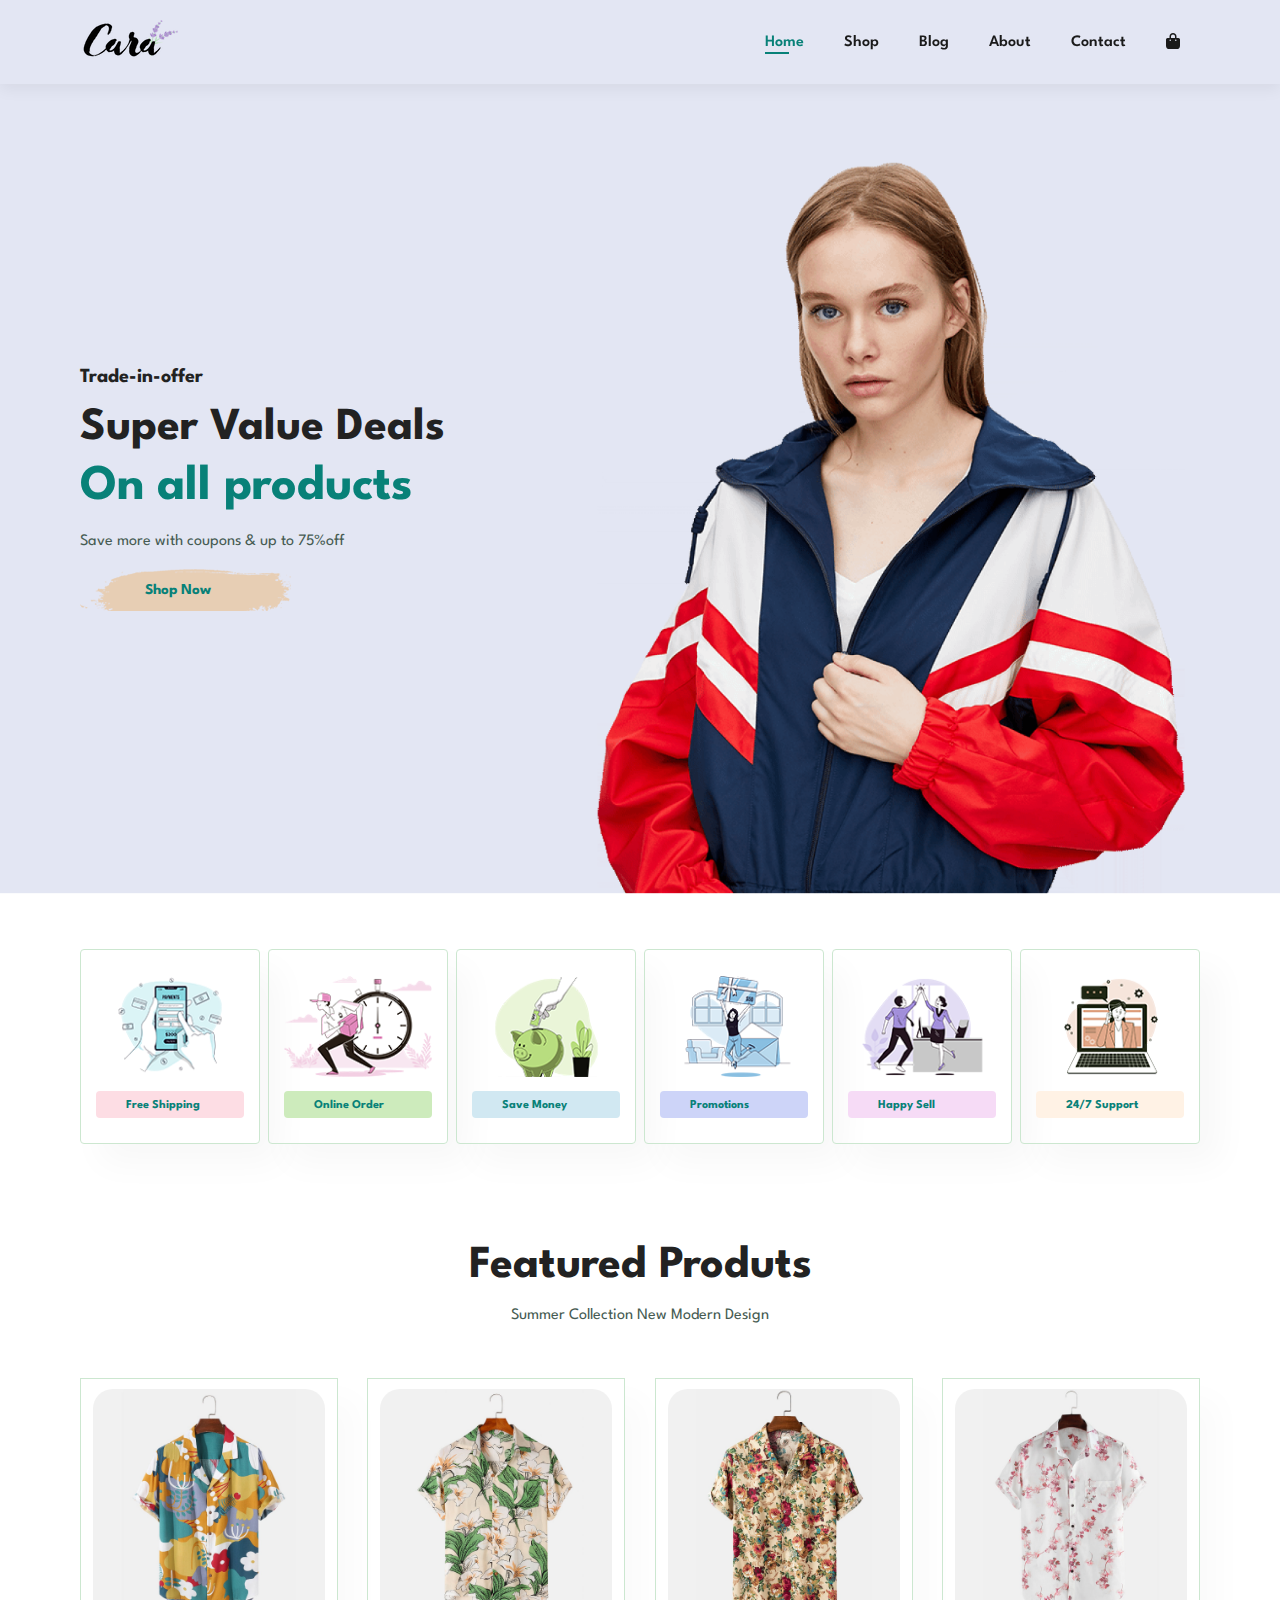
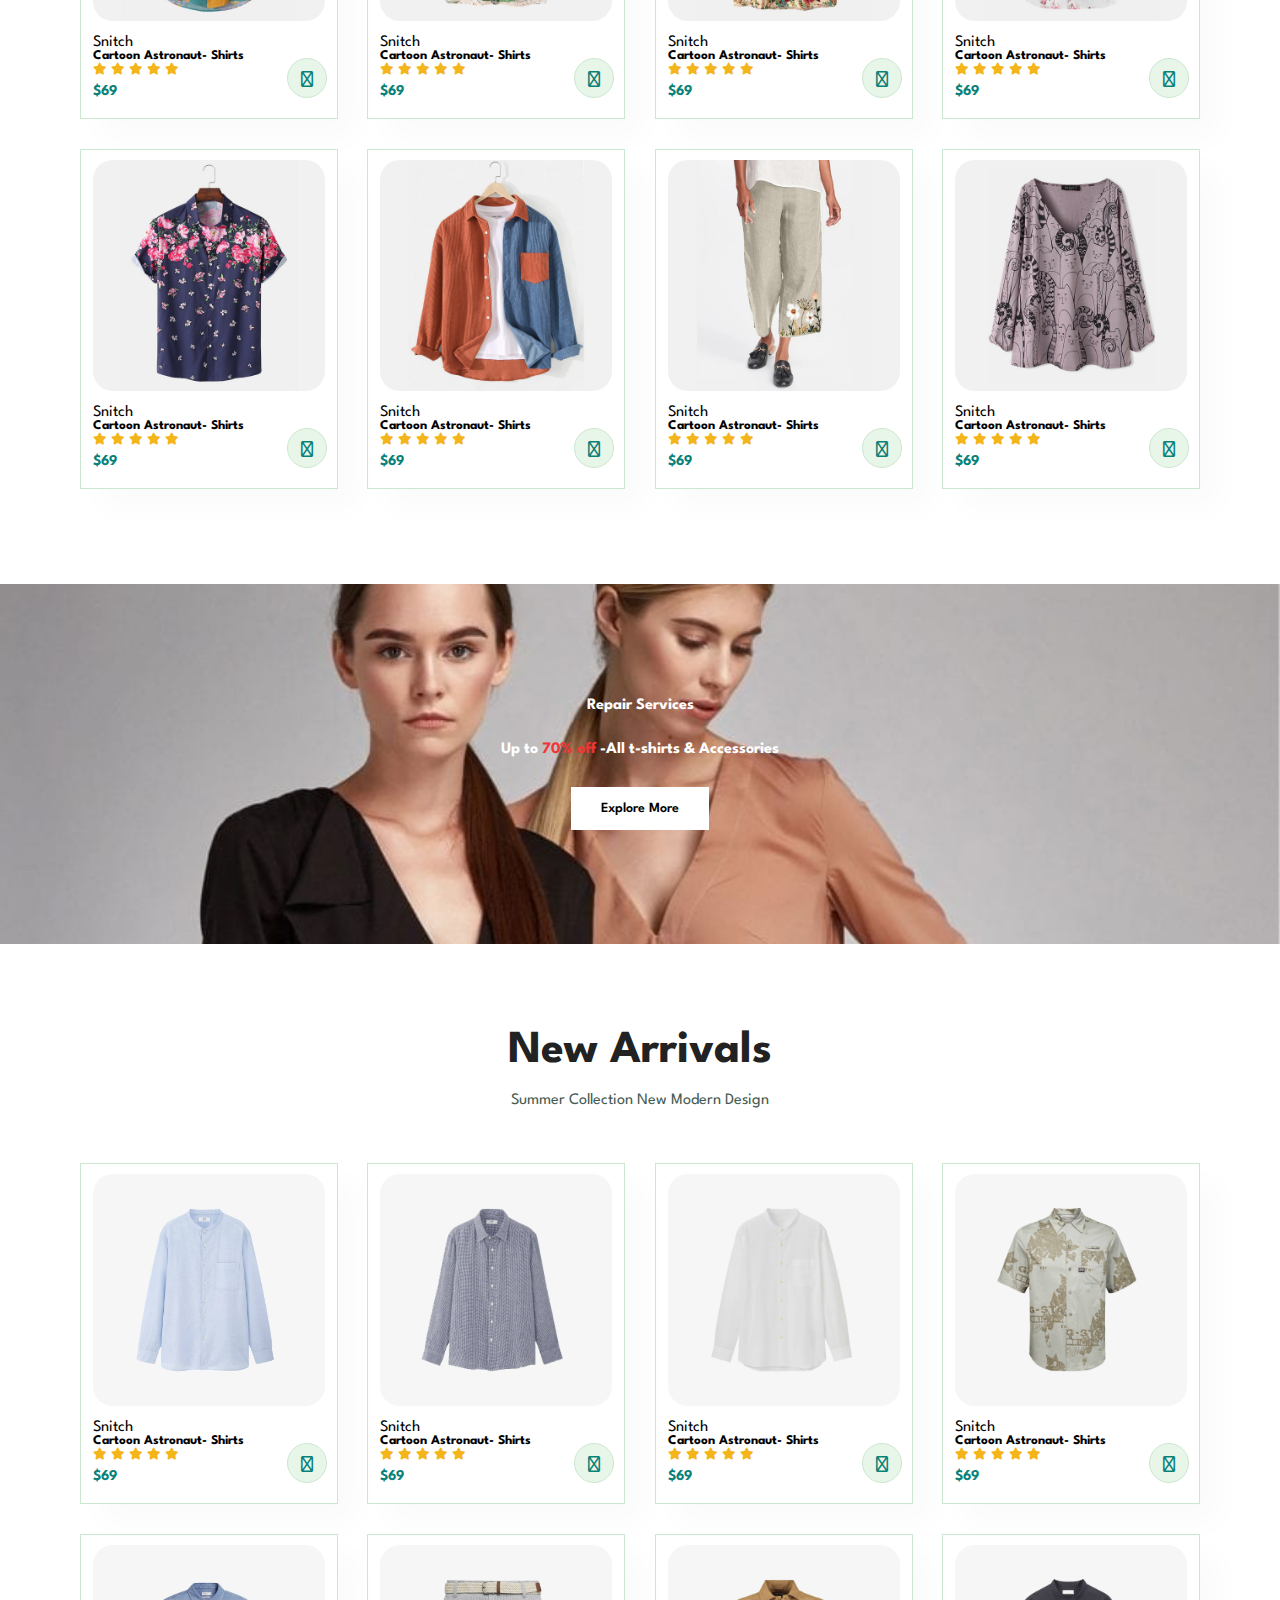
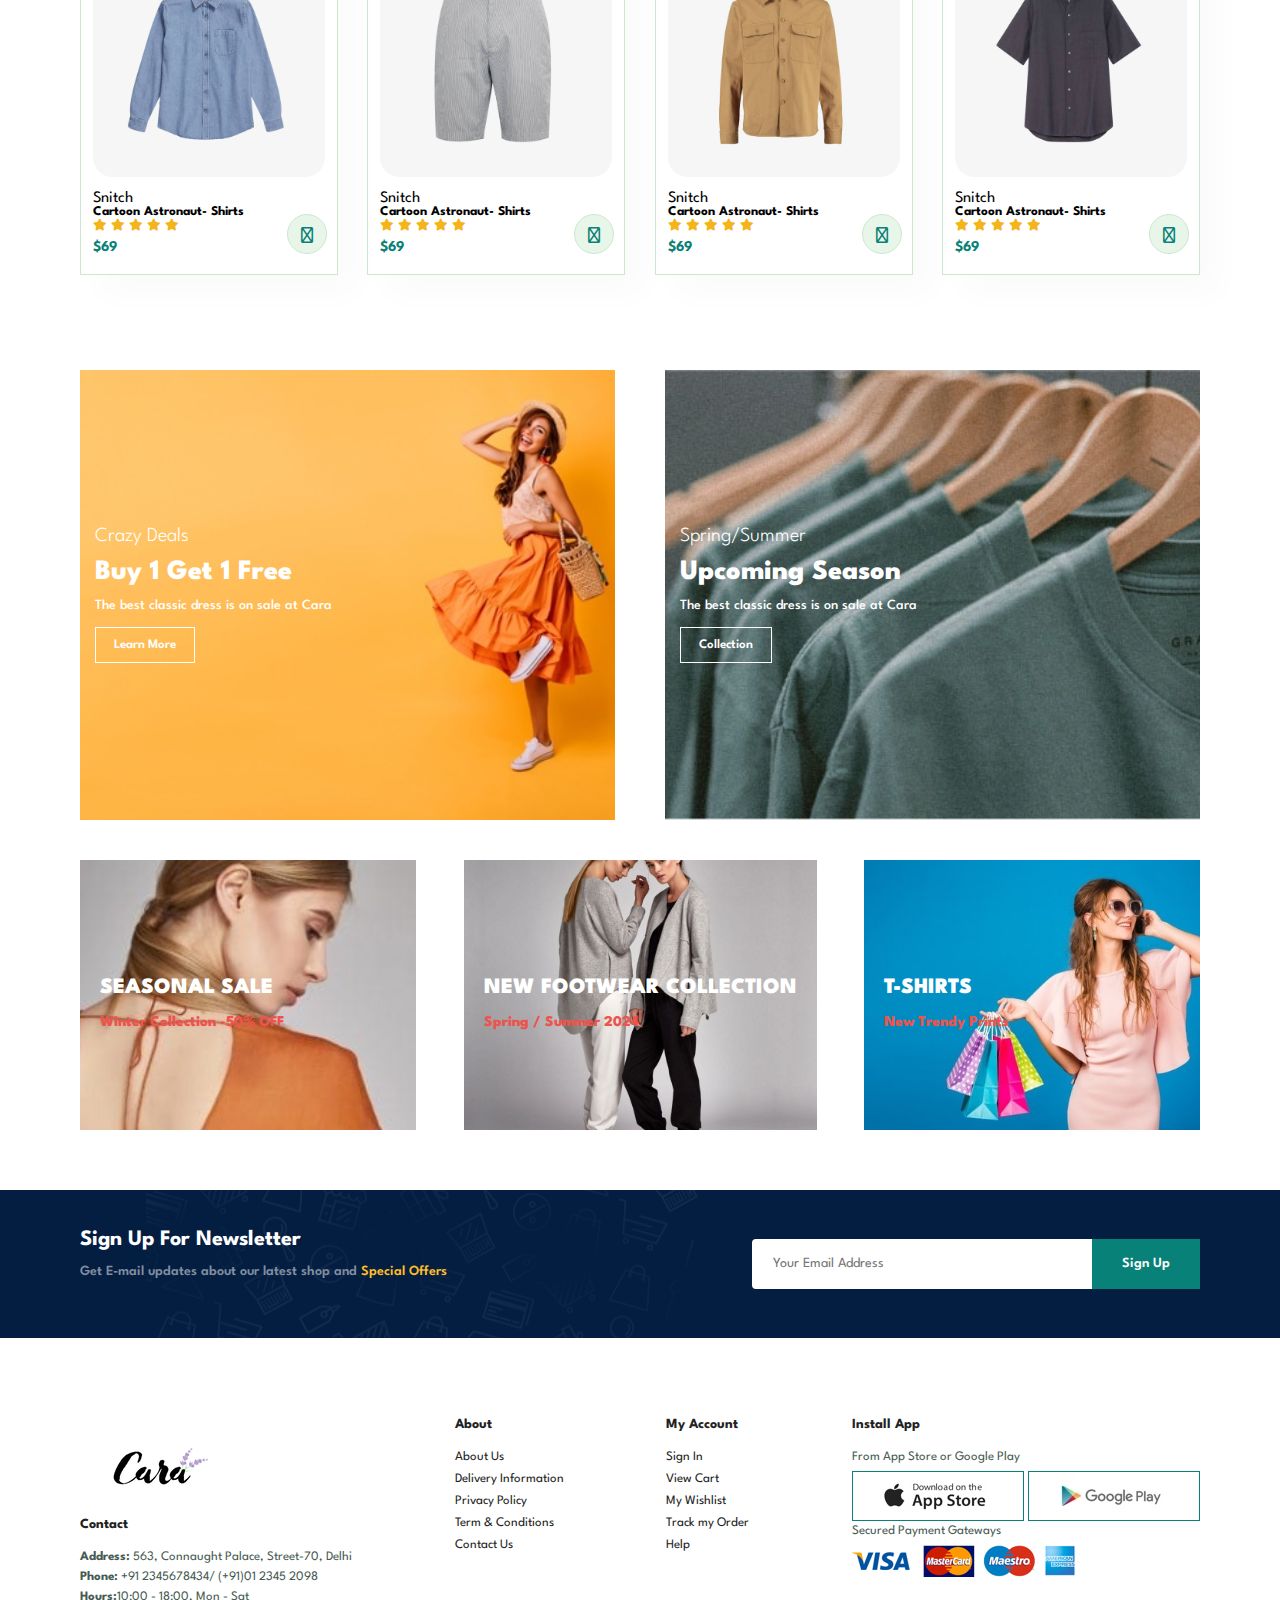
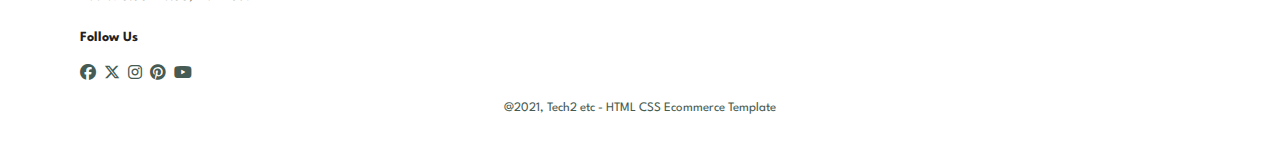
<file: index.html>
<!DOCTYPE html>
<html lang="en">
<head>
    <meta charset="UTF-8">
    <meta name="viewport" content="width=device-width, initial-scale=1.0">
    <link rel="stylesheet" href="style.css">
    <title>Cara- by Ayush Singh</title>
    <link rel="stylesheet" href="https://cdnjs.cloudflare.com/ajax/libs/font-awesome/6.6.0/css/all.min.css"  />
    <link rel="icon" href="product/logo.png">
</head>
<body>
    <section id="header">
        <a href="#"><img src="product/logo.png" class="logo" alt=""></a>
        <div>
            <ul id="navbar">
                <li><a     class="active" href="index.html">Home</a></li>
                <li><a href="shop.html">Shop</a></li>
                <li><a href="blog.html">Blog</a></li>
                <li><a href="about.html">About</a></li>
                <li><a href="contact.html">Contact</a></li>
                <li><a href="cart.html"><i class="fa-solid fa-bag-shopping"></i></a></li>
            </ul>
        </div>
    </section>
    <section id="hero">
        <h4>Trade-in-offer</h4>
        <h2>Super Value Deals</h2>
        <h1>On all products</h1>
        <p>Save more with coupons & up to 75%off</p>
        <button>Shop Now</button>

    </section>
    <section id="feature" class="section-p1">
        <div class="fe-box">
            <img src="f1.png" alt="">
            <h6>Free Shipping</h6>
        </div>
        <div class="fe-box">
            <img src="f2.png" alt="">
            <h6>Online Order</h6>
        </div>
        <div class="fe-box">
            <img src="f3.png" alt="">
            <h6>Save Money</h6>
        </div>
        <div class="fe-box">
            <img src="f4.png" alt="">
            <h6>Promotions</h6>
        </div>
        <div class="fe-box">
            <img src="f5.png" alt="">
            <h6>   Happy Sell</h6>
        </div>
        <div class="fe-box">
            <img src="f6.png" alt="">
            <h6>24/7 Support</h6>
        </div>
    </section>
    <section id="product1" class="section-p1">
<h2>Featured Produts</h2>
<p>Summer Collection New Modern Design</p>
<div class="pro-container">
    <div class="pro">
        <img src="product/f1.jpg" alt="">
        <div class="des">
            <span>Snitch</span>
            <h5>Cartoon Astronaut- Shirts</h5>
            <div class="star"><i class="fas fa-star"></i>
                <i class="fas fa-star"></i>
                <i class="fas fa-star"></i>
                <i class="fas fa-star"></i>
                <i class="fas fa-star"></i>
            </div>
            <h4>$69</h4>
            
        </div>
        <a href="#"><i class="fa-solid fa-cart-plus cart"></i></a>
    </div>
    <div class="pro">
        <img src="product/f2.jpg" alt="">
        <div class="des">
            <span>Snitch</span>
            <h5>Cartoon Astronaut- Shirts</h5>
            <div class="star"><i class="fas fa-star"></i>
                <i class="fas fa-star"></i>
                <i class="fas fa-star"></i>
                <i class="fas fa-star"></i>
                <i class="fas fa-star"></i>
            </div>
            <h4>$69</h4>
            
        </div>
        <a href="#"><i class="fa-solid fa-cart-plus cart"></i></a>
    </div>
    <div class="pro">
        <img src="product/f3.jpg" alt="">
        <div class="des">
            <span>Snitch</span>
            <h5>Cartoon Astronaut- Shirts</h5>
            <div class="star"><i class="fas fa-star"></i>
                <i class="fas fa-star"></i>
                <i class="fas fa-star"></i>
                <i class="fas fa-star"></i>
                <i class="fas fa-star"></i>
            </div>
            <h4>$69</h4>
            
        </div>
        <a href="#"><i class="fa-solid fa-cart-plus cart"></i></a>
    </div>
    <div class="pro">
        <img src="product/f4.jpg" alt="">
        <div class="des">
            <span>Snitch</span>
            <h5>Cartoon Astronaut- Shirts</h5>
            <div class="star"><i class="fas fa-star"></i>
                <i class="fas fa-star"></i>
                <i class="fas fa-star"></i>
                <i class="fas fa-star"></i>
                <i class="fas fa-star"></i>
            </div>
            <h4>$69</h4>
            
        </div>
        <a href="#"><i class="fa-solid fa-cart-plus cart"></i></a>
    </div>
    <div class="pro">
        <img src="product/f5.jpg" alt="">
        <div class="des">
            <span>Snitch</span>
            <h5>Cartoon Astronaut- Shirts</h5>
            <div class="star"><i class="fas fa-star"></i>
                <i class="fas fa-star"></i>
                <i class="fas fa-star"></i>
                <i class="fas fa-star"></i>
                <i class="fas fa-star"></i>
            </div>
            <h4>$69</h4>
            
        </div>
        <a href="#"><i class="fa-solid fa-cart-plus cart"></i></a>
    </div>
    <div class="pro">
        <img src="product/f6.jpg" alt="">
        <div class="des">
            <span>Snitch</span>
            <h5>Cartoon Astronaut- Shirts</h5>
            <div class="star"><i class="fas fa-star"></i>
                <i class="fas fa-star"></i>
                <i class="fas fa-star"></i>
                <i class="fas fa-star"></i>
                <i class="fas fa-star"></i>
            </div>
            <h4>$69</h4>
            
        </div>
        <a href="#"><i class="fa-solid fa-cart-plus cart"></i></a>
    </div>
    <div class="pro">
        <img src="product/f7.jpg" alt="">
        <div class="des">
            <span>Snitch</span>
            <h5>Cartoon Astronaut- Shirts</h5>
            <div class="star"><i class="fas fa-star"></i>
                <i class="fas fa-star"></i>
                <i class="fas fa-star"></i>
                <i class="fas fa-star"></i>
                <i class="fas fa-star"></i>
            </div>
            <h4>$69</h4>
            
        </div>
        <a href="#"><i class="fa-solid fa-cart-plus cart"></i></a>
    </div>
    <div class="pro">
        <img src="product/f8.jpg" alt="">
        <div class="des">
            <span>Snitch</span>
            <h5>Cartoon Astronaut- Shirts</h5>
            <div class="star"><i class="fas fa-star"></i>
                <i class="fas fa-star"></i>
                <i class="fas fa-star"></i>
                <i class="fas fa-star"></i>
                <i class="fas fa-star"></i>
            </div>
            <h4>$69</h4>
            
        </div>
        <a href="#"><i class="fa-solid fa-cart-plus cart"></i></a>
    </div>
</div>
    </section>
    <section id="banner" class="section-m1">
        <h4>Repair Services</h4>
        <h2>Up to <span>70% off</span> -All t-shirts & Accessories</h2>
        <button class="normal">Explore More</button>
    </section>
    <section id="product1" class="section-p1">
        <h2>New Arrivals</h2>
        <p>Summer Collection New Modern Design</p>
        <div class="pro-container">
            <div class="pro">
                <img src="product/n1.jpg" alt="">
                <div class="des">
                    <span>Snitch</span>
                    <h5>Cartoon Astronaut- Shirts</h5>
                    <div class="star"><i class="fas fa-star"></i>
                        <i class="fas fa-star"></i>
                        <i class="fas fa-star"></i>
                        <i class="fas fa-star"></i>
                        <i class="fas fa-star"></i>
                    </div>
                    <h4>$69</h4>
                    
                </div>
                <a href="#"><i class="fa-solid fa-cart-plus cart"></i></a>
            </div>
            <div class="pro">
                <img src="product/n2.jpg" alt="">
                <div class="des">
                    <span>Snitch</span>
                    <h5>Cartoon Astronaut- Shirts</h5>
                    <div class="star"><i class="fas fa-star"></i>
                        <i class="fas fa-star"></i>
                        <i class="fas fa-star"></i>
                        <i class="fas fa-star"></i>
                        <i class="fas fa-star"></i>
                    </div>
                    <h4>$69</h4>
                    
                </div>
                <a href="#"><i class="fa-solid fa-cart-plus cart"></i></a>
            </div>
            <div class="pro">
                <img src="product/n3.jpg" alt="">
                <div class="des">
                    <span>Snitch</span>
                    <h5>Cartoon Astronaut- Shirts</h5>
                    <div class="star"><i class="fas fa-star"></i>
                        <i class="fas fa-star"></i>
                        <i class="fas fa-star"></i>
                        <i class="fas fa-star"></i>
                        <i class="fas fa-star"></i>
                    </div>
                    <h4>$69</h4>
                    
                </div>
                <a href="#"><i class="fa-solid fa-cart-plus cart"></i></a>
            </div>
            <div class="pro">
                <img src="product/n4.jpg" alt="">
                <div class="des">
                    <span>Snitch</span>
                    <h5>Cartoon Astronaut- Shirts</h5>
                    <div class="star"><i class="fas fa-star"></i>
                        <i class="fas fa-star"></i>
                        <i class="fas fa-star"></i>
                        <i class="fas fa-star"></i>
                        <i class="fas fa-star"></i>
                    </div>
                    <h4>$69</h4>
                    
                </div>
                <a href="#"><i class="fa-solid fa-cart-plus cart"></i></a>
            </div>
            <div class="pro">
                <img src="product/n5.jpg" alt="">
                <div class="des">
                    <span>Snitch</span>
                    <h5>Cartoon Astronaut- Shirts</h5>
                    <div class="star"><i class="fas fa-star"></i>
                        <i class="fas fa-star"></i>
                        <i class="fas fa-star"></i>
                        <i class="fas fa-star"></i>
                        <i class="fas fa-star"></i>
                    </div>
                    <h4>$69</h4>
                    
                </div>
                <a href="#"><i class="fa-solid fa-cart-plus cart"></i></a>
            </div>
            <div class="pro">
                <img src="product/n6.jpg" alt="">
                <div class="des">
                    <span>Snitch</span>
                    <h5>Cartoon Astronaut- Shirts</h5>
                    <div class="star"><i class="fas fa-star"></i>
                        <i class="fas fa-star"></i>
                        <i class="fas fa-star"></i>
                        <i class="fas fa-star"></i>
                        <i class="fas fa-star"></i>
                    </div>
                    <h4>$69</h4>
                    
                </div>
                <a href="#"><i class="fa-solid fa-cart-plus cart"></i></a>
            </div>
            <div class="pro">
                <img src="product/n7.jpg" alt="">
                <div class="des">
                    <span>Snitch</span>
                    <h5>Cartoon Astronaut- Shirts</h5>
                    <div class="star"><i class="fas fa-star"></i>
                        <i class="fas fa-star"></i>
                        <i class="fas fa-star"></i>
                        <i class="fas fa-star"></i>
                        <i class="fas fa-star"></i>
                    </div>
                    <h4>$69</h4>
                    
                </div>
                <a href="#"><i class="fa-solid fa-cart-plus cart"></i></a>
            </div>
            <div class="pro">
                <img src="product/n8.jpg" alt="">
                <div class="des">
                    <span>Snitch</span>
                    <h5>Cartoon Astronaut- Shirts</h5>
                    <div class="star"><i class="fas fa-star"></i>
                        <i class="fas fa-star"></i>
                        <i class="fas fa-star"></i>
                        <i class="fas fa-star"></i>
                        <i class="fas fa-star"></i>
                    </div>
                    <h4>$69</h4>
                    
                </div>
                <a href="#"><i class="fa-solid fa-cart-plus cart"></i></a>
            </div>
        </div>
    </section>
    <section id="sm-banner" class="section-p1">
                <div class="banner-box">
                    <h4>Crazy Deals</h4>
                    <h2>Buy 1 Get 1 Free</h2>
                    <span>The best classic dress is on sale at Cara</span>
                    <button class="white">Learn More</button>
                </div>
                <div class="banner-box banner-box2" >
                    <h4>Spring/Summer</h4>
                    <h2>Upcoming Season</h2>
                    <span>The best classic dress is on sale at Cara</span>
                    <button class="white">Collection</button>
                </div> 
    </section>
     <section id="banner3">
        <div class="banner-box">    
        <h2>SEASONAL SALE</h2>
        <h3>Winter Collection -50% OFF
        </h3>   
        </div>
        <div class="banner-box banner-box2">    
            <h2>NEW FOOTWEAR COLLECTION</h2>
            <h3>Spring / Summer 2024
            </h3>   
            </div>
            <div class="banner-box banner-box3">    
                <h2>T-SHIRTS</h2>
                <h3>New Trendy Prints
                </h3>   
                </div>
     </section>
     <section id="newsletter" class="section-p1 section-m1">
        <div class="newstext">
            <h4>Sign Up For Newsletter</h4>
            <p>Get E-mail updates about our latest shop and <span>Special Offers</span></p>

        </div>
        <div class="form">
            <input type="text" placeholder="Your Email Address">
            <button class="normal">Sign Up</button>
        </div>
     </section>
     <footer class="section-p1">
        <div class="col">
            <img src="product/logo.png" class="logo" alt="">
            <h4>Contact</h4>
            <p><strong>Address:</strong> 563, Connaught Palace, Street-70, Delhi</p>
            <p><strong>Phone:</strong> +91 2345678434/ (+91)01 2345 2098</p>
            <p><strong>Hours:</strong>10:00 - 18:00, Mon - Sat</p>
            <div class="follow">
                <h4>Follow Us</h4>
                <div class="icon">
                    <i class="fa-brands fa-facebook"></i>
                    <i class="fa-brands fa-x-twitter"></i>
                    <i class="fa-brands fa-instagram"></i>
                    <i class="fa-brands fa-pinterest"></i>
                    <i class="fa-brands fa-youtube"></i>
                </div>
            </div>

        </div>
        <div class="col">
            <h4>About</h4>
            <a href="#">About Us</a>
            <a href="#">Delivery Information</a>
            <a href="#">Privacy Policy</a>
            <a href="#">Term & Conditions</a>
            <a href="#">Contact Us</a>
        </div>
        <div class="col">
            <h4>My Account</h4>
            <a href="#">Sign In</a>
            <a href="#">View Cart</a>
            <a href="#">My Wishlist</a>
            <a href="#">Track my Order</a>
            <a href="#">Help</a>
        </div>
        <div class="col install">
            <h4>Install App</h4>
            <p>From App Store or Google Play</p>
            <div class="row">
                <img src="app.jpg" alt="">
                <img src="play.jpg" alt="">
            </div>
            <p>Secured Payment Gateways</p>
            <img src="pay.png" alt="">


        </div>
        <div class="copyright">
            <p>@2021, Tech2 etc - HTML CSS Ecommerce Template</p>
        </div>
     </footer>
     <script src="app.js"></script>

</body>
</html>
</file>
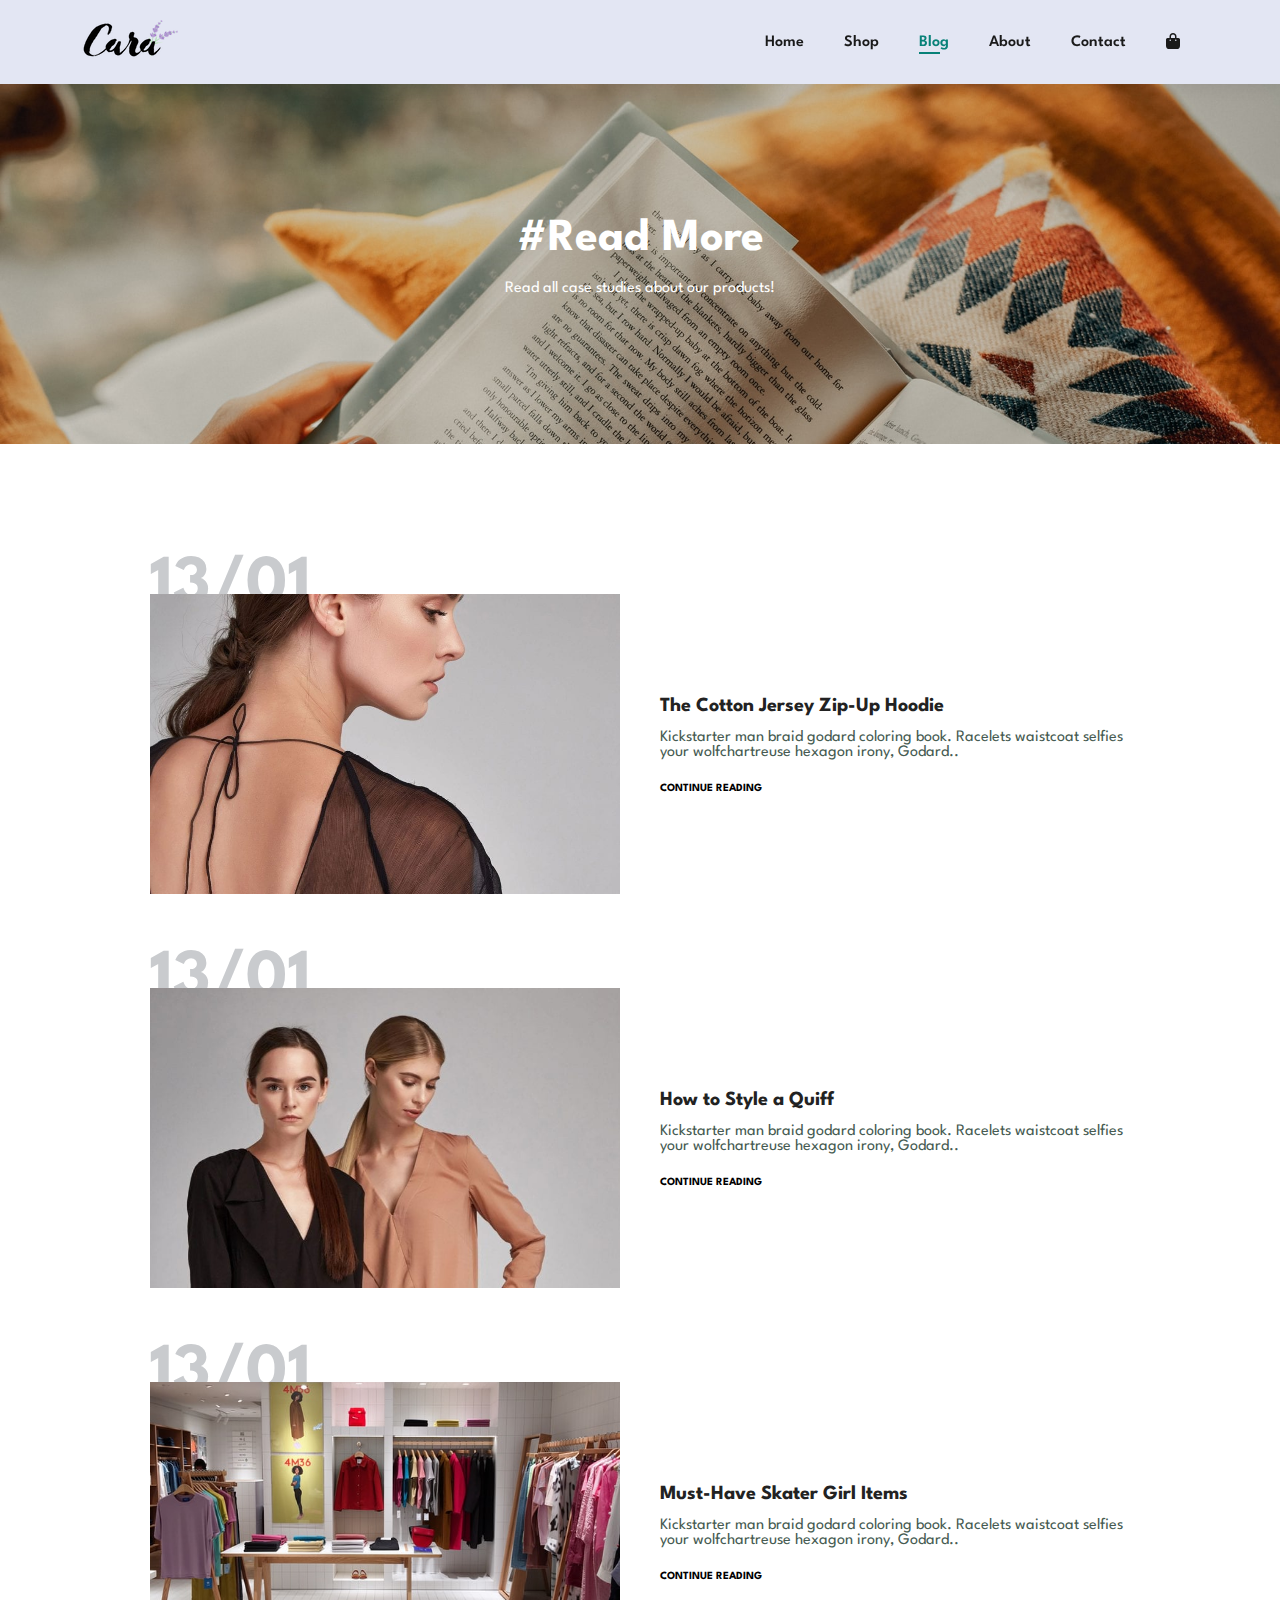
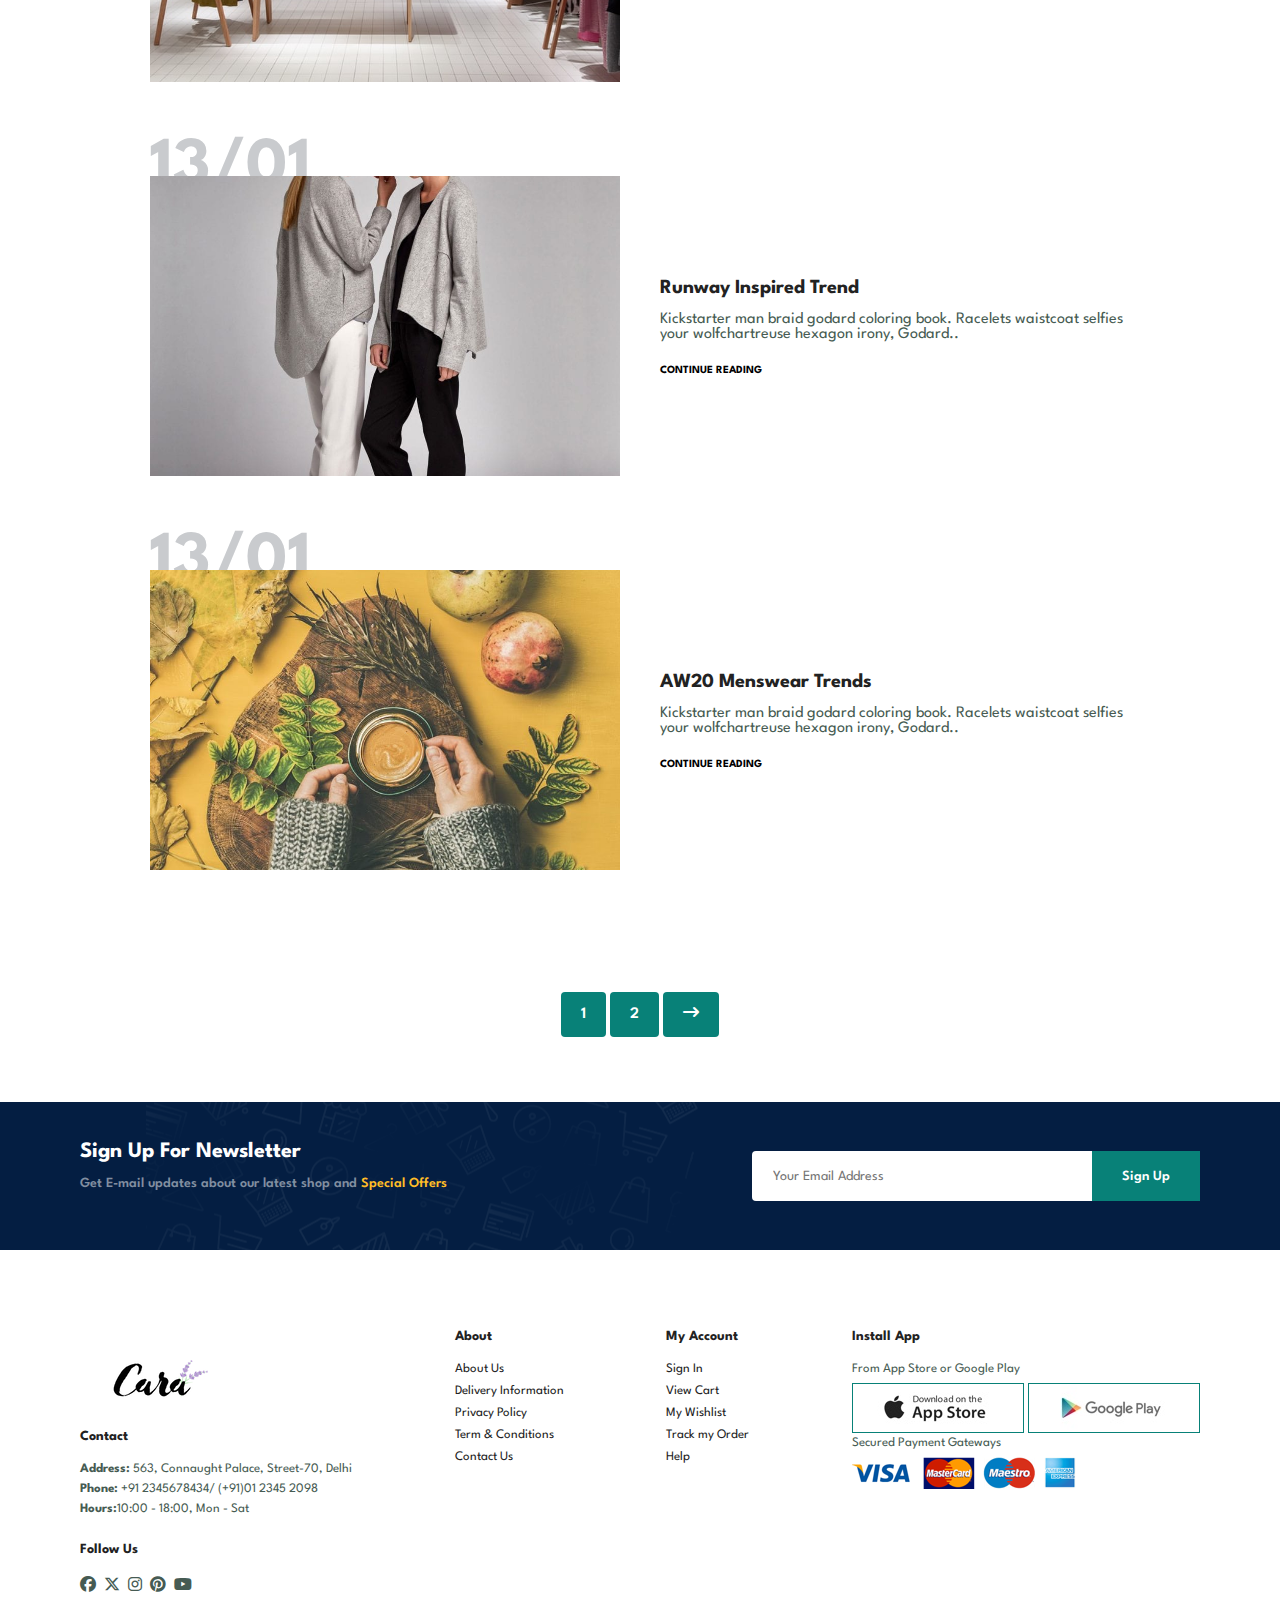
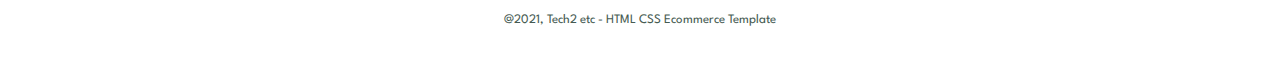
<file: blog.html>
<!DOCTYPE html>
<html lang="en">
<head>
    <meta charset="UTF-8">
    <meta name="viewport" content="width=device-width, initial-scale=1.0">
    <link rel="stylesheet" href="style.css">
    <title>Cara- by Ayush Singh</title>
    <link rel="icon" href="product/logo.png">
    <link rel="stylesheet" href="https://cdnjs.cloudflare.com/ajax/libs/font-awesome/6.6.0/css/all.min.css"  />
</head>
<body>
    <section id="header">
        <a href="#"><img src="product/logo.png" class="logo" alt=""></a>
        <div>
            <ul id="navbar">
                <li><a     href="index.html">Home</a></li>
                <li><a href="shop.html"  >Shop</a></li>
                <li><a href="blog.html" class="active">Blog</a></li>
                <li><a href="about.html">About</a></li>
                <li><a href="contact.html">Contact</a></li>
                <li><a href="cart.html"><i class="fa-solid fa-bag-shopping"></i></a></li>
            </ul>
        </div>
    </section>
    <section id="page-header" class="blog-header">
        <h2>#Read More</h2>
        
        
        <p>Read all case studies about our products!</p>
        

    </section>
    <section id="blog">
        <div class="blog-box">
            <div class="blog-img">
                <img src="blog/b1.jpg" alt="">
            </div>
            <div class="blog-details">
                <h4>The Cotton Jersey Zip-Up Hoodie </h4>
                <p> Kickstarter man braid godard coloring book. Racelets waistcoat selfies 
                    your wolfchartreuse hexagon irony, Godard..
                </p>
                <a href="#">CONTINUE READING</a>
            </div>
            <H1>13/01</H1>
            
        </div>
        <div class="blog-box">
            <div class="blog-img">
                <img src="blog/b2.jpg" alt="">
            </div>
            <div class="blog-details">
                <h4>How to Style a Quiff </h4>
                <p> Kickstarter man braid godard coloring book. Racelets waistcoat selfies 
                    your wolfchartreuse hexagon irony, Godard..
                </p>
                <a href="#">CONTINUE READING</a>
            </div>
            <H1>13/01</H1>
            
        </div>
        <div class="blog-box">
            <div class="blog-img">
                <img src="blog/b3.jpg" alt="">
            </div>
            <div class="blog-details">
                <h4>Must-Have Skater Girl Items </h4>
                <p> Kickstarter man braid godard coloring book. Racelets waistcoat selfies 
                    your wolfchartreuse hexagon irony, Godard..
                </p>
                <a href="#">CONTINUE READING</a>
            </div>
            <H1>13/01</H1>
            
        </div>
        <div class="blog-box">
            <div class="blog-img">
                <img src="blog/b4.jpg" alt="">
            </div>
            <div class="blog-details">
                <h4>Runway Inspired Trend </h4>
                <p> Kickstarter man braid godard coloring book. Racelets waistcoat selfies 
                    your wolfchartreuse hexagon irony, Godard..
                </p>
                <a href="#">CONTINUE READING</a>
            </div>
            <H1>13/01</H1>
            
        </div>
        <div class="blog-box">
            <div class="blog-img">
                <img src="blog/b6.jpg" alt="">
            </div>
            <div class="blog-details">
                <h4>AW20 Menswear Trends </h4>
                <p> Kickstarter man braid godard coloring book. Racelets waistcoat selfies 
                    your wolfchartreuse hexagon irony, Godard..
                </p>
                <a href="#">CONTINUE READING</a>
            </div>
            <H1>13/01</H1>
            
        </div>
        
    </section>
    
   
    <section id="pagination" class="section-p1">
        <a href="#">1</a>
        <a href="#">2</a>
        <a href="#"><i class="fa-solid fa-arrow-right-long"></i></a>
    </section>
    
     
     <section id="newsletter" class="section-p1 section-m1">
        <div class="newstext">
            <h4>Sign Up For Newsletter</h4>
            <p>Get E-mail updates about our latest shop and <span>Special Offers</span></p>

        </div>
        <div class="form">
            <input type="text" placeholder="Your Email Address">
            <button class="normal">Sign Up</button>
        </div>
     </section>
     <footer class="section-p1">
        <div class="col">
            <img src="product/logo.png" class="logo" alt="">
            <h4>Contact</h4>
            <p><strong>Address:</strong> 563, Connaught Palace, Street-70, Delhi</p>
            <p><strong>Phone:</strong> +91 2345678434/ (+91)01 2345 2098</p>
            <p><strong>Hours:</strong>10:00 - 18:00, Mon - Sat</p>
            <div class="follow">
                <h4>Follow Us</h4>
                <div class="icon">
                    <i class="fa-brands fa-facebook"></i>
                    <i class="fa-brands fa-x-twitter"></i>
                    <i class="fa-brands fa-instagram"></i>
                    <i class="fa-brands fa-pinterest"></i>
                    <i class="fa-brands fa-youtube"></i>
                </div>
            </div>

        </div>
        <div class="col">
            <h4>About</h4>
            <a href="#">About Us</a>
            <a href="#">Delivery Information</a>
            <a href="#">Privacy Policy</a>
            <a href="#">Term & Conditions</a>
            <a href="#">Contact Us</a>
        </div>
        <div class="col">
            <h4>My Account</h4>
            <a href="#">Sign In</a>
            <a href="#">View Cart</a>
            <a href="#">My Wishlist</a>
            <a href="#">Track my Order</a>
            <a href="#">Help</a>
        </div>
        <div class="col install">
            <h4>Install App</h4>
            <p>From App Store or Google Play</p>
            <div class="row">
                <img src="app.jpg" alt="">
                <img src="play.jpg" alt="">
            </div>
            <p>Secured Payment Gateways</p>
            <img src="pay.png" alt="">


        </div>
        <div class="copyright">
            <p>@2021, Tech2 etc - HTML CSS Ecommerce Template</p>
        </div>
     </footer>
     <script src="app.js"></script>

</body>
</html>
</file>
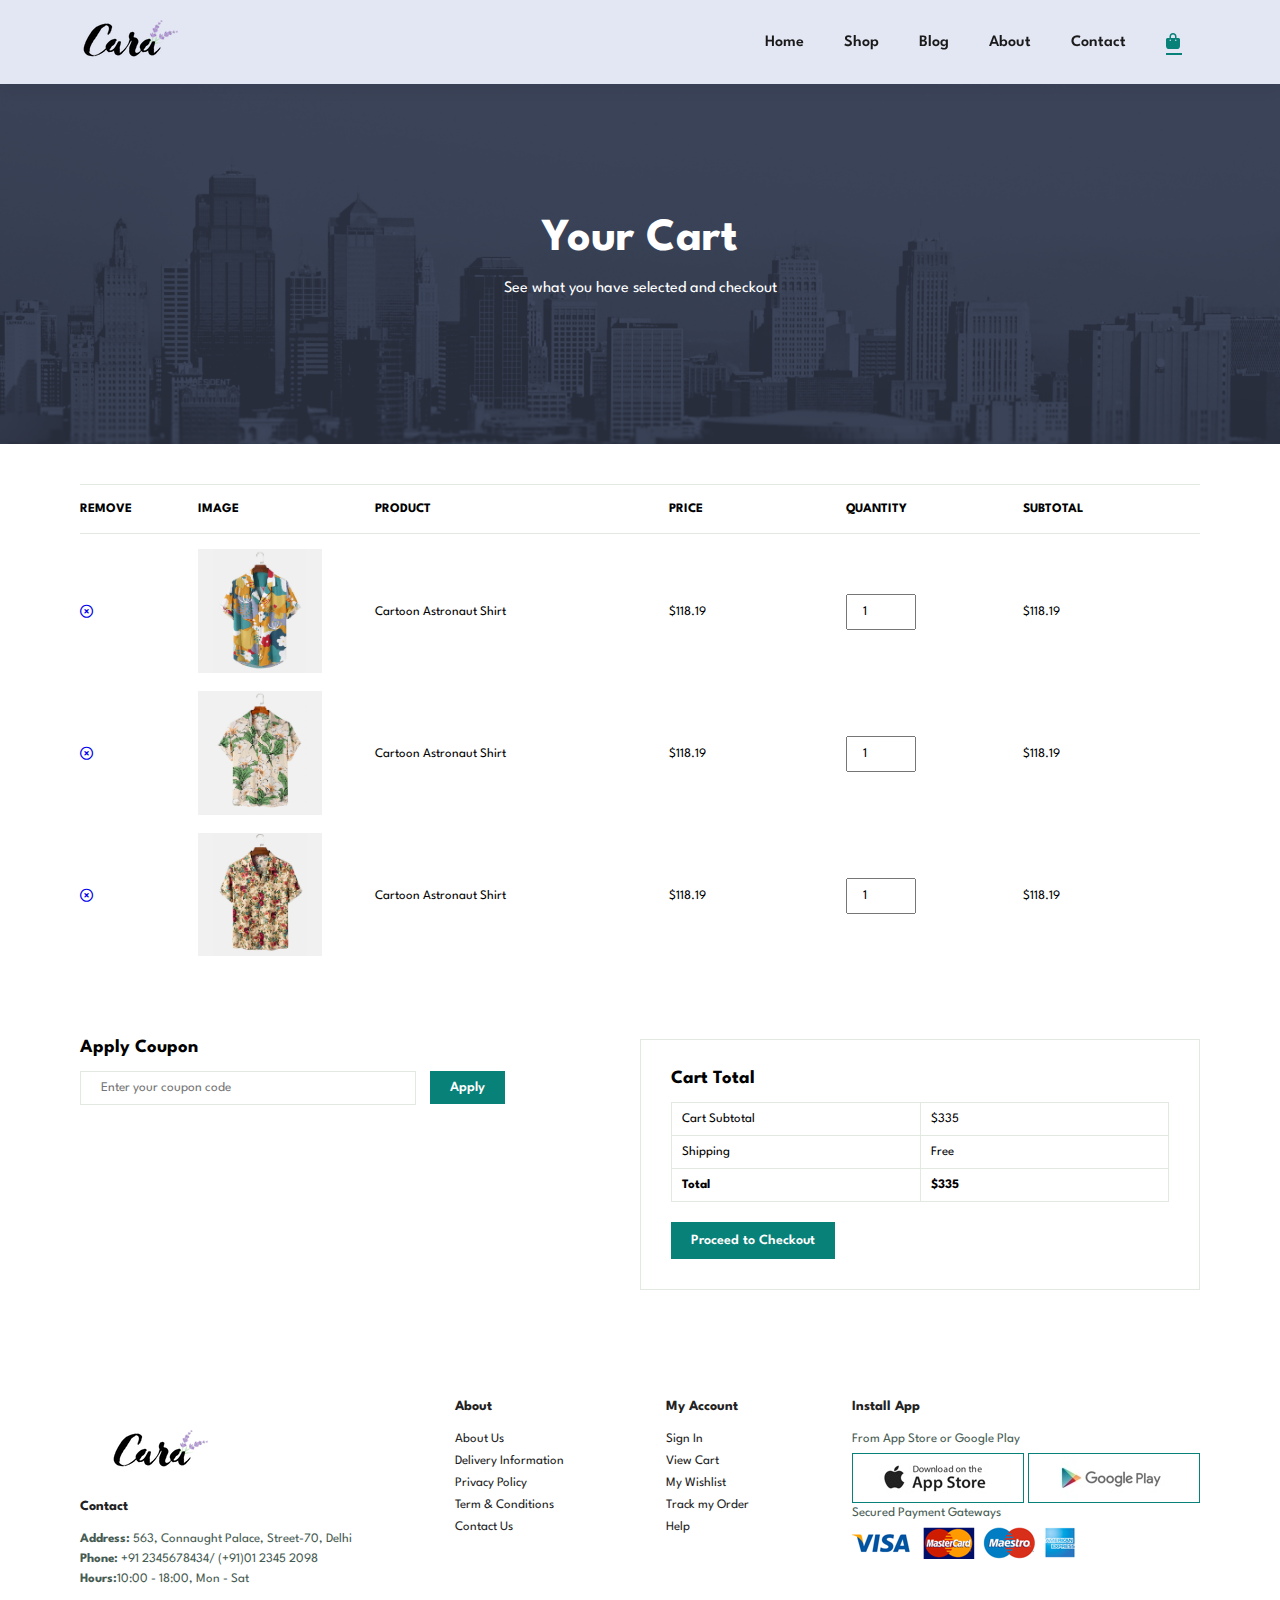
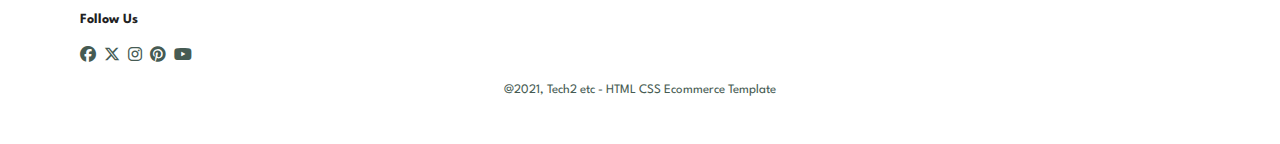
<file: cart.html>
<!DOCTYPE html>
<html lang="en">
<head>
    <meta charset="UTF-8">
    <meta name="viewport" content="width=device-width, initial-scale=1.0">
    <link rel="stylesheet" href="style.css">
    <title>Cara- by Ayush Singh</title>
    <link rel="icon" href="product/logo.png">
    <link rel="stylesheet" href="https://cdnjs.cloudflare.com/ajax/libs/font-awesome/6.6.0/css/all.min.css"  />
</head>
<body>
    <section id="header">
        <a href="#"><img src="product/logo.png" class="logo" alt=""></a>
        <div>
            <ul id="navbar">
                <li><a     href="index.html">Home</a></li>
                <li><a href="shop.html"  >Shop</a></li>
                <li><a href="blog.html" >Blog</a></li>
                <li><a href="about.html" >About</a></li>
                <li><a href="contact.html" >Contact</a></li>
                <li><a href="cart.html" class="active"><i class="fa-solid fa-bag-shopping"></i></a></li>
            </ul>
        </div>
    </section>
    <section id="page-header" class="about-header">
        <h2>Your Cart</h2>
        
        
        <p>See what you have selected and checkout</p>
        

    </section>
    <section id="cart" class="section-p1">
        <table width="100%">
            <thead>
                <tr>
                    <td>Remove</td>
                    <td>Image</td>
                    <td>Product</td>
                    <td>Price</td>
                    <td>Quantity</td>
                    <td>Subtotal</td>

                </tr>
            </thead>
            <tbody>
                <tr>
                    <td><a href="#"><i class="far fa-times-circle"></i></a></td>
                    <td><img src="product/f1.jpg" alt=""></td>
                    <td>Cartoon Astronaut Shirt</td>
                    <td>$118.19</td>
                    <td><input type="number" value="1"></td>
                    <td>$118.19</td>
                </tr>
                <tr>
                    <td><a href="#"><i class="far fa-times-circle"></i></a></td>
                    <td><img src="product/f2.jpg" alt=""></td>
                    <td>Cartoon Astronaut Shirt</td>
                    <td>$118.19</td>
                    <td><input type="number" value="1"></td>
                    <td>$118.19</td>
                </tr>
                <tr>
                    <td><a href="#"><i class="far fa-times-circle"></i></a></td>
                    <td><img src="product/f3.jpg" alt=""></td>
                    <td>Cartoon Astronaut Shirt</td>
                    <td>$118.19</td>
                    <td><input type="number" value="1"></td>
                    <td>$118.19</td>
                </tr>
            </tbody>
        </table>
    </section>
    <section id="cart-add" class="section-p1">
        <div id="coupon">
            <h3>Apply Coupon</h3>
            <div>
                <input type="text" placeholder="Enter your coupon code">
                <button class="normal">Apply</button>
            </div>
        </div>
        <div id="subtotal">
            <h3>Cart Total</h3>
            <table>
                <tr>
                    <td>
                        Cart Subtotal
                    </td>
                    <td>$335</td>
                </tr>
                <tr>
                    <td>Shipping</td>
                    <td>Free</td>
                </tr>
                <tr>
                    <td><strong>Total</strong></td>
                    <td><strong>$335</strong></td>
                </tr>
            </table>
            <button class="normal"  onclick="window.location.href='payment.html';">Proceed to Checkout</button>
        </div>
    </section>
    
    
     <footer class="section-p1">
        <div class="col">
            <img src="product/logo.png" class="logo" alt="">
            <h4>Contact</h4>
            <p><strong>Address:</strong> 563, Connaught Palace, Street-70, Delhi</p>
            <p><strong>Phone:</strong> +91 2345678434/ (+91)01 2345 2098</p>
            <p><strong>Hours:</strong>10:00 - 18:00, Mon - Sat</p>
            <div class="follow">
                <h4>Follow Us</h4>
                <div class="icon">
                    <i class="fa-brands fa-facebook"></i>
                    <i class="fa-brands fa-x-twitter"></i>
                    <i class="fa-brands fa-instagram"></i>
                    <i class="fa-brands fa-pinterest"></i>
                    <i class="fa-brands fa-youtube"></i>
                </div>
            </div>

        </div>
        <div class="col">
            <h4>About</h4>
            <a href="#">About Us</a>
            <a href="#">Delivery Information</a>
            <a href="#">Privacy Policy</a>
            <a href="#">Term & Conditions</a>
            <a href="#">Contact Us</a>
        </div>
        <div class="col">
            <h4>My Account</h4>
            <a href="#">Sign In</a>
            <a href="#">View Cart</a>
            <a href="#">My Wishlist</a>
            <a href="#">Track my Order</a>
            <a href="#">Help</a>
        </div>
        <div class="col install">
            <h4>Install App</h4>
            <p>From App Store or Google Play</p>
            <div class="row">
                <img src="app.jpg" alt="">
                <img src="play.jpg" alt="">
            </div>
            <p>Secured Payment Gateways</p>
            <img src="pay.png" alt="">


        </div>
        <div class="copyright">
            <p>@2021, Tech2 etc - HTML CSS Ecommerce Template</p>
        </div>
     </footer>
    
     <script src="app.js"></script>

</body>
</html>
</file>
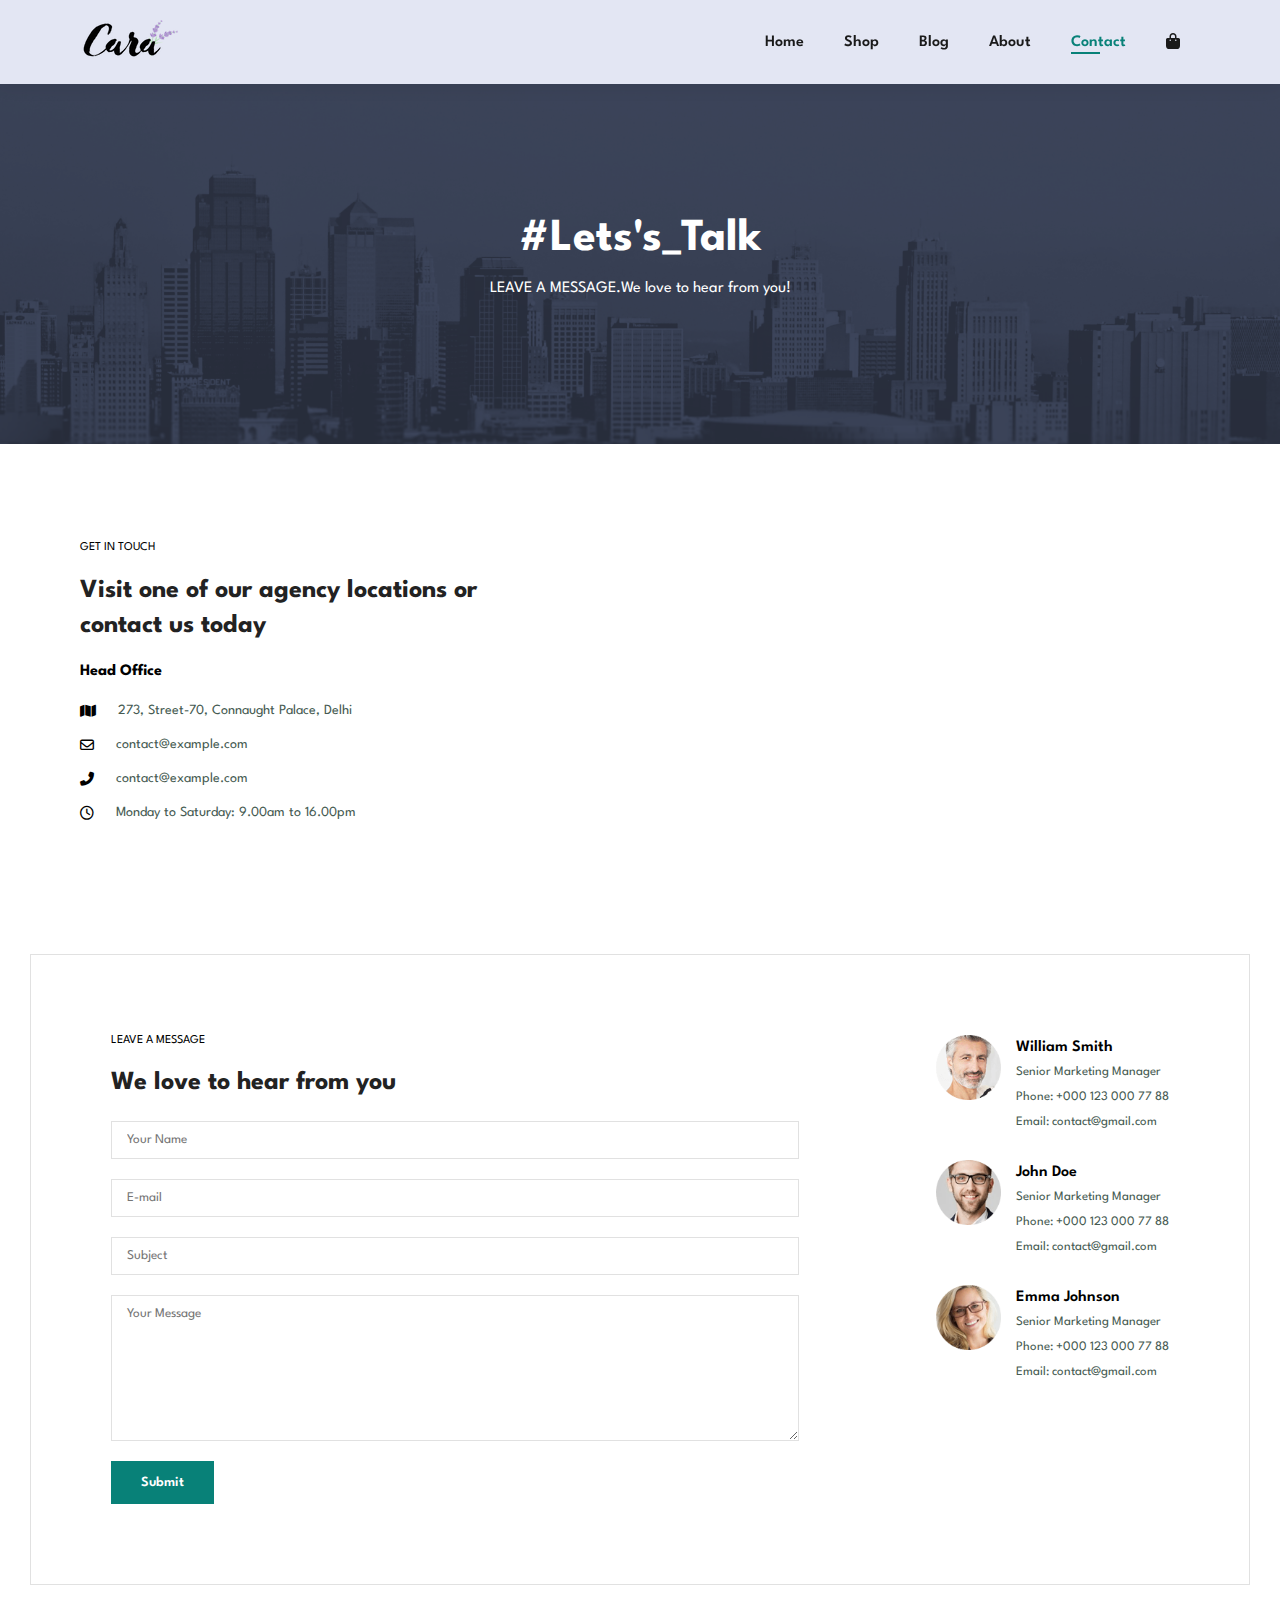
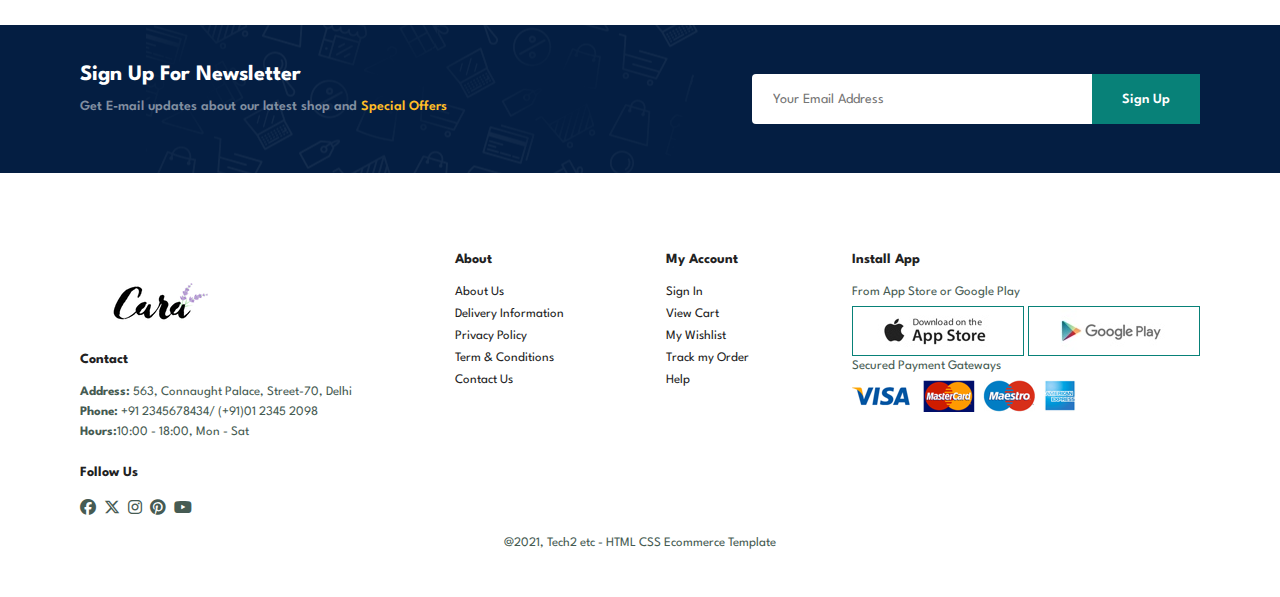
<file: contact.html>
<!DOCTYPE html>
<html lang="en">
<head>
    <meta charset="UTF-8">
    <meta name="viewport" content="width=device-width, initial-scale=1.0">
    <link rel="stylesheet" href="style.css">
    <title>Cara- by Ayush Singh</title>
    <link rel="icon" href="product/logo.png">
    <link rel="stylesheet" href="https://cdnjs.cloudflare.com/ajax/libs/font-awesome/6.6.0/css/all.min.css"  />
</head>
<body>
    <section id="header">
        <a href="#"><img src="product/logo.png" class="logo" alt=""></a>
        <div>
            <ul id="navbar">
                <li><a     href="index.html">Home</a></li>
                <li><a href="shop.html"  >Shop</a></li>
                <li><a href="blog.html" >Blog</a></li>
                <li><a href="about.html" >About</a></li>
                <li><a href="contact.html" class="active">Contact</a></li>
                <li><a href="cart.html"><i class="fa-solid fa-bag-shopping"></i></a></li>
            </ul>
        </div>
    </section>
    <section id="page-header" class="about-header">
        <h2>#Lets's_Talk</h2>
        
        
        <p>LEAVE A MESSAGE.We love to hear from you!</p>
        

    </section>
    <section id="contact-details" class="section-p1">
        <div class="details">
           <span>GET IN TOUCH</span>
           <h2>Visit one of our agency locations or contact us today</h2>
           <h3>Head Office</h3> 
           <div>
            <li>
                <i class="fa-solid fa-map"></i>
                <p>273, Street-70, Connaught Palace, Delhi</p>
            </li>
            <li>
                <i class="far fa-envelope"></i>
                <p>contact@example.com</p>
            </li>
            <li>
                <i class="fas fa-phone-alt"></i>
                <p>contact@example.com</p>
            </li>
            <li>
                <i class="far fa-clock"></i>
                <p>Monday to Saturday: 9.00am to 16.00pm</p>
            </li>
           </div>
        </div>
        <div class="map">
            <iframe src="https://www.google.com/maps/embed?pb=!1m18!1m12!1m3!1d14008.11478964298!2d77.21528694999999!3d28.628901999999997!2m3!1f0!2f0!3f0!3m2!1i1024!2i768!4f13.1!3m3!1m2!1s0x390cfd37b741d057%3A0xcdee88e47393c3f1!2sConnaught%20Place%2C%20New%20Delhi%2C%20Delhi%20110001!5e0!3m2!1sen!2sin!4v1725213665064!5m2!1sen!2sin" width="600" height="450" style="border:0;" allowfullscreen="" loading="lazy" referrerpolicy="no-referrer-when-downgrade"></iframe>

        </div>

    </section>
    <section id="form-details">
        <form action="empty">
            <span>LEAVE A MESSAGE</span>
            <h2>We love to hear from you </h2>
            <input type="text" placeholder="Your Name">
            <input type="text" placeholder="E-mail">
            <input type="text" placeholder="Subject">
            <textarea name="" id="" cols="30" rows="10" placeholder="Your Message"></textarea>
            <button class="normal">Submit</button>
        </form>
        <div class="people">
            <div>
                <img src="1.png" alt="">
                <p><span>William Smith</span> Senior Marketing Manager <br>Phone:  +000 123
                000 77 88 <br> Email: contact@gmail.com</p>
            </div>
            <div>
                <img src="2.png" alt="">
                <p><span>John Doe</span> Senior Marketing Manager <br>Phone:  +000 123
                000 77 88 <br> Email: contact@gmail.com</p>
            </div>
            <div>
                <img src="3.png" alt="">
                <p><span>Emma Johnson</span> Senior Marketing Manager <br>Phone:  +000 123
                000 77 88 <br> Email: contact@gmail.com</p>
            </div>
        </div>
    </section>
   
    <section id="newsletter" class="section-p1 section-m1">
        <div class="newstext">
            <h4>Sign Up For Newsletter</h4>
            <p>Get E-mail updates about our latest shop and <span>Special Offers</span></p>

        </div>
        <div class="form">
            <input type="text" placeholder="Your Email Address">
            <button class="normal">Sign Up</button>
        </div>
     </section>
    
     <footer class="section-p1">
        <div class="col">
            <img src="product/logo.png" class="logo" alt="">
            <h4>Contact</h4>
            <p><strong>Address:</strong> 563, Connaught Palace, Street-70, Delhi</p>
            <p><strong>Phone:</strong> +91 2345678434/ (+91)01 2345 2098</p>
            <p><strong>Hours:</strong>10:00 - 18:00, Mon - Sat</p>
            <div class="follow">
                <h4>Follow Us</h4>
                <div class="icon">
                    <i class="fa-brands fa-facebook"></i>
                    <i class="fa-brands fa-x-twitter"></i>
                    <i class="fa-brands fa-instagram"></i>
                    <i class="fa-brands fa-pinterest"></i>
                    <i class="fa-brands fa-youtube"></i>
                </div>
            </div>

        </div>
        <div class="col">
            <h4>About</h4>
            <a href="#">About Us</a>
            <a href="#">Delivery Information</a>
            <a href="#">Privacy Policy</a>
            <a href="#">Term & Conditions</a>
            <a href="#">Contact Us</a>
        </div>
        <div class="col">
            <h4>My Account</h4>
            <a href="#">Sign In</a>
            <a href="#">View Cart</a>
            <a href="#">My Wishlist</a>
            <a href="#">Track my Order</a>
            <a href="#">Help</a>
        </div>
        <div class="col install">
            <h4>Install App</h4>
            <p>From App Store or Google Play</p>
            <div class="row">
                <img src="app.jpg" alt="">
                <img src="play.jpg" alt="">
            </div>
            <p>Secured Payment Gateways</p>
            <img src="pay.png" alt="">


        </div>
        <div class="copyright">
            <p>@2021, Tech2 etc - HTML CSS Ecommerce Template</p>
        </div>
     </footer>
     <script src="app.js"></script>

</body>
</html>
</file>
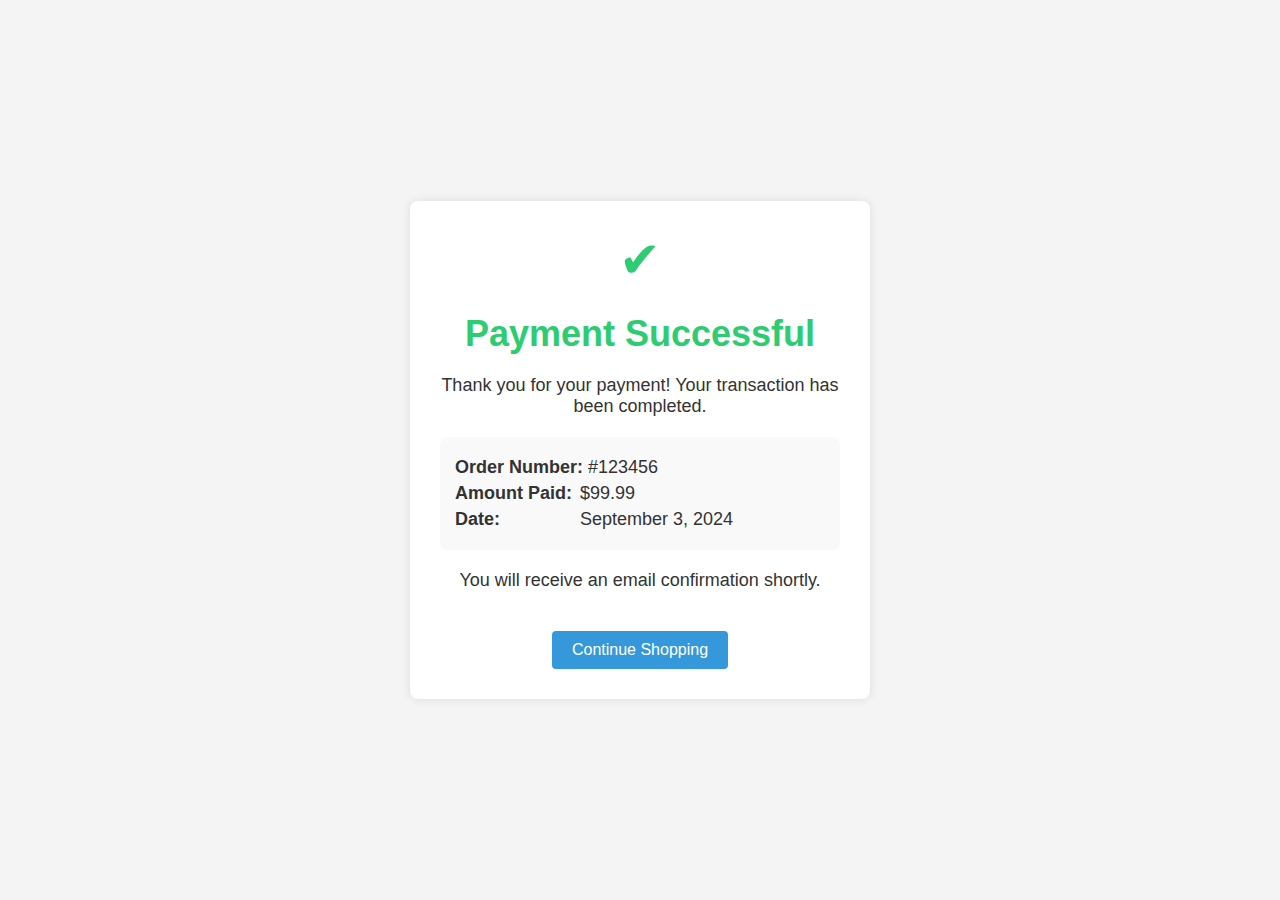
<file: done.html>
<!DOCTYPE html>
<html lang="en">
<head>
    <meta charset="UTF-8">
    <meta name="viewport" content="width=device-width, initial-scale=1.0">
    <title>Payment Successful</title>
    <style>
        body {
            font-family: Arial, sans-serif;
            background-color: #f4f4f4;
            margin: 0;
            padding: 0;
            display: flex;
            justify-content: center;
            align-items: center;
            height: 100vh;
        }
        .success-container {
            background-color: #fff;
            padding: 30px;
            border-radius: 8px;
            box-shadow: 0 0 10px rgba(0, 0, 0, 0.1);
            text-align: center;
            max-width: 400px;
            width: 100%;
        }
        h1 {
            color: #2ecc71;
            font-size: 36px;
            margin-bottom: 20px;
        }
        p {
            font-size: 18px;
            margin-bottom: 20px;
            color: #333;
        }
        .order-summary {
            background-color: #f9f9f9;
            padding: 15px;
            border-radius: 8px;
            margin-bottom: 20px;
            text-align: left;
        }
        .order-summary p {
            margin: 5px 0;
        }
        .order-summary strong {
            display: inline-block;
            min-width: 120px;
            font-weight: bold;
        }
        .continue-btn {
            display: inline-block;
            padding: 10px 20px;
            background-color: #3498db;
            color: #fff;
            text-decoration: none;
            border-radius: 4px;
            font-size: 16px;
            margin-top: 20px;
        }
        .continue-btn:hover {
            background-color: #2980b9;
        }
        .success-icon {
            font-size: 50px;
            color: #2ecc71;
            margin-bottom: 20px;
        }
    </style>
</head>
<body>
    <div class="success-container">
        <div class="success-icon">&#10004;</div> <!-- Checkmark icon -->
        <h1>Payment Successful</h1>
        <p>Thank you for your payment! Your transaction has been completed.</p>
        <div class="order-summary">
            <p><strong>Order Number:</strong> #123456</p>
            <p><strong>Amount Paid:</strong> $99.99</p>
            <p><strong>Date:</strong> September 3, 2024</p>
        </div>
        <p>You will receive an email confirmation shortly.</p>
        <a href="index.html" class="continue-btn">Continue Shopping</a>
    </div>
</body>
</html>
</file>
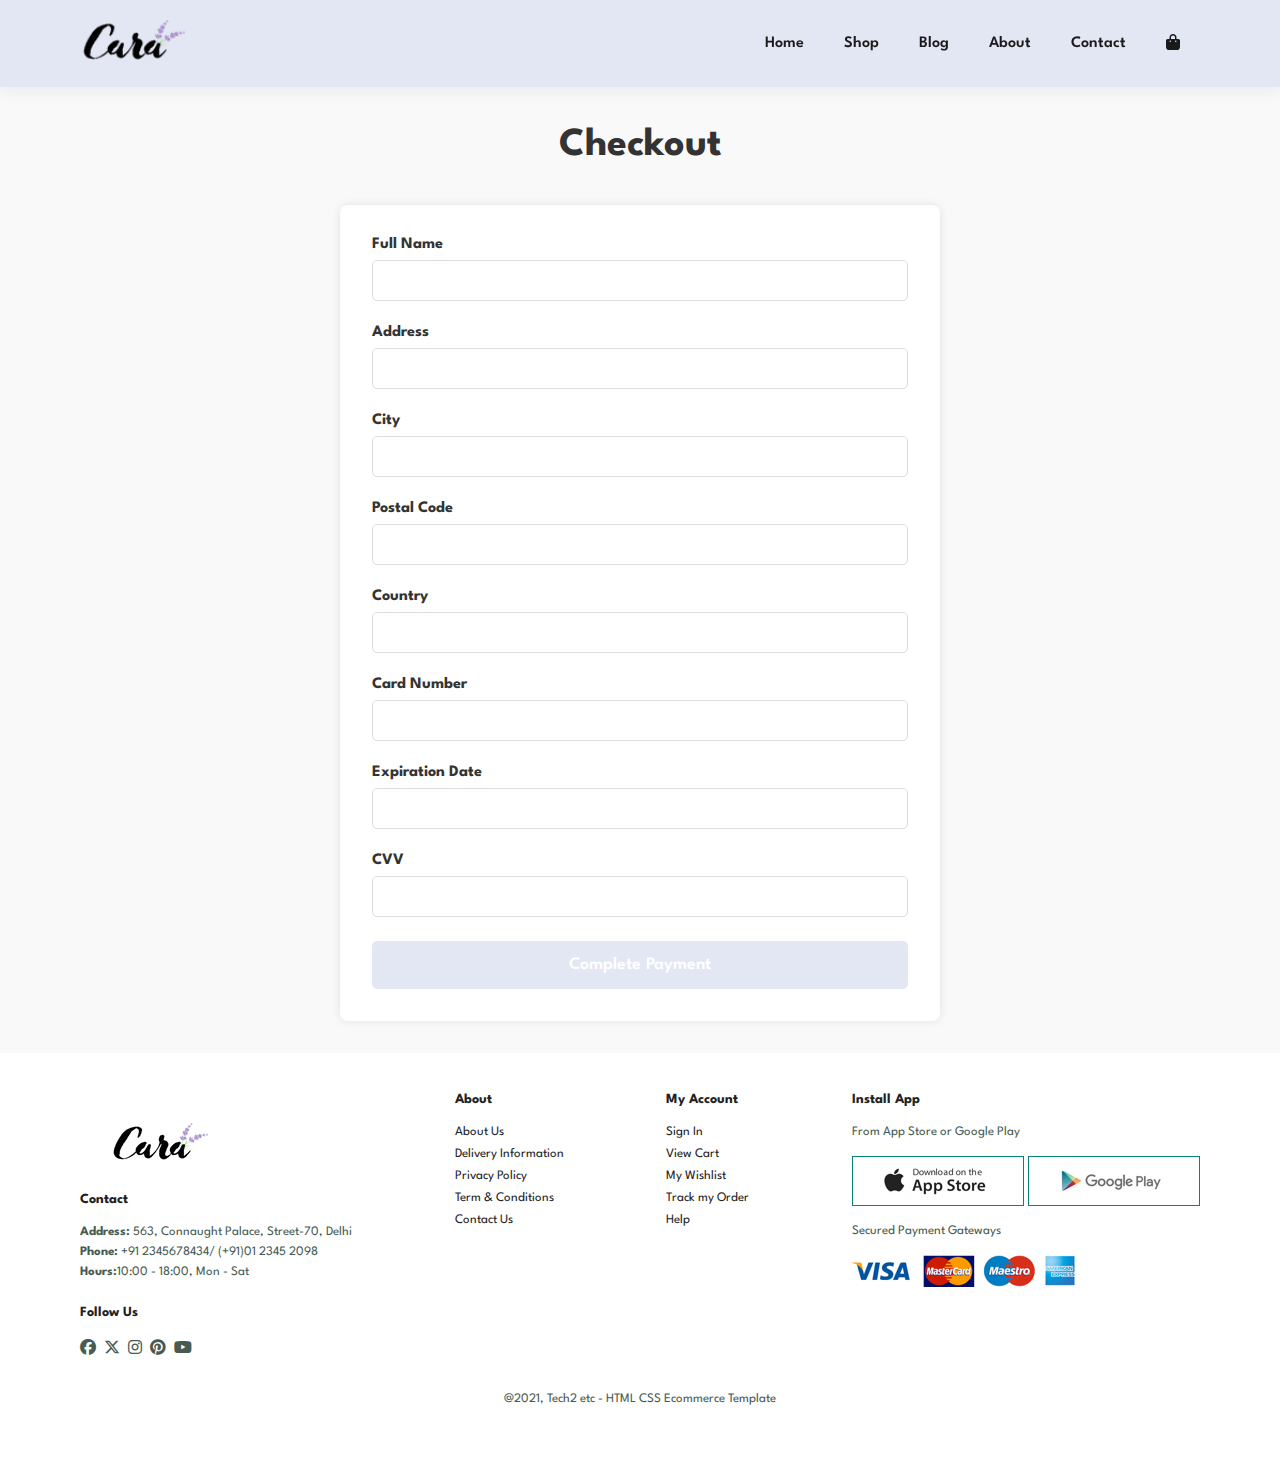
<file: payment.html>
<!DOCTYPE html>
<html lang="en">
<head>
    <meta charset="UTF-8">
    <meta name="viewport" content="width=device-width, initial-scale=1.0">
    <link rel="stylesheet" href="style.css">
    <title>Payment - Cara</title>
    <link rel="icon" href="product/logo.png">
    <link rel="stylesheet" href="https://cdnjs.cloudflare.com/ajax/libs/font-awesome/6.6.0/css/all.min.css" />
</head>
<body>
    <section id="header">
        <a href="#"><img src="product/logo.png" class="logo" alt=""></a>
        <div>
            <ul id="navbar">
                <li><a href="index.html">Home</a></li>
                <li><a href="shop.html">Shop</a></li>
                <li><a href="blog.html">Blog</a></li>
                <li><a href="about.html">About</a></li>
                <li><a href="contact.html">Contact</a></li>
                <li><a href="cart.html"><i class="fa-solid fa-bag-shopping"></i></a></li>
            </ul>
        </div>
    </section>
    
    <section id="payment" class="section-p1">
        <h2>Checkout</h2>
        <form id="payment-form">
            <div class="form-group">
                <label for="full-name">Full Name</label>
                <input type="text" id="full-name" name="full-name" required>
            </div>
            <div class="form-group">
                <label for="address">Address</label>
                <input type="text" id="address" name="address" required>
            </div>
            <div class="form-group">
                <label for="city">City</label>
                <input type="text" id="city" name="city" required>
            </div>
            <div class="form-group">
                <label for="postal-code">Postal Code</label>
                <input type="text" id="postal-code" name="postal-code" required>
            </div>
            <div class="form-group">
                <label for="country">Country</label>
                <input type="text" id="country" name="country" required>
            </div>
            <div class="form-group">
                <label for="card-number">Card Number</label>
                <input type="text" id="card-number" name="card-number" required>
            </div>
            <div class="form-group">
                <label for="expiration-date">Expiration Date</label>
                <input type="text" id="expiration-date" name="expiration-date" required>
            </div>
            <div class="form-group">
                <label for="cvv">CVV</label>
                <input type="text" id="cvv" name="cvv" required>
            </div>
            <button type="submit" class="normal" onclick="window.location.href='redirecting.html';">Complete Payment</button>
        </form>
    </section>

    <footer class="section-p1">
        <div class="col">
            <img src="product/logo.png" class="logo" alt="">
            <h4>Contact</h4>
            <p><strong>Address:</strong> 563, Connaught Palace, Street-70, Delhi</p>
            <p><strong>Phone:</strong> +91 2345678434/ (+91)01 2345 2098</p>
            <p><strong>Hours:</strong>10:00 - 18:00, Mon - Sat</p>
            <div class="follow">
                <h4>Follow Us</h4>
                <div class="icon">
                    <i class="fa-brands fa-facebook"></i>
                    <i class="fa-brands fa-x-twitter"></i>
                    <i class="fa-brands fa-instagram"></i>
                    <i class="fa-brands fa-pinterest"></i>
                    <i class="fa-brands fa-youtube"></i>
                </div>
            </div>
        </div>
        <div class="col">
            <h4>About</h4>
            <a href="#">About Us</a>
            <a href="#">Delivery Information</a>
            <a href="#">Privacy Policy</a>
            <a href="#">Term & Conditions</a>
            <a href="#">Contact Us</a>
        </div>
        <div class="col">
            <h4>My Account</h4>
            <a href="#">Sign In</a>
            <a href="#">View Cart</a>
            <a href="#">My Wishlist</a>
            <a href="#">Track my Order</a>
            <a href="#">Help</a>
        </div>
        <div class="col install">
            <h4>Install App</h4>
            <p>From App Store or Google Play</p>
            <div class="row">
                <img src="app.jpg" alt="">
                <img src="play.jpg" alt="">
            </div>
            <p>Secured Payment Gateways</p>
            <img src="pay.png" alt="">
        </div>
        <div class="copyright">
            <p>@2021, Tech2 etc - HTML CSS Ecommerce Template</p>
        </div>
    </footer>
    <style>
    @import url("https://fonts.googleapis.com/css2?family=Spartan:wght@100;200;300;400;500;600;700;800;900&display=swap");

* {
  margin: 0;
  padding: 0;
  box-sizing: border-box;
  font-family: "Spartan", sans-serif;
}

html {
  scroll-behavior: smooth;
}

/* Global Styles */

h1 {
  font-size: 50px;
  line-height: 64px;
  color: #222;
}

h2 {
  font-size: 46px;
  line-height: 54px;
  color: #222;
}

h4 {
  font-size: 20px;
  color: #222;
}

h6 {
  font-weight: 700;
  font-size: 12px;
}

p {
  font-size: 16px;
  color: #465b52;
  margin: 15px 0 20px 0;
}

.section-p1 {
  padding: 40px 80px;
}

.section-m1 {
  margin: 40px 0;
}

button.normal {
  font-size: 14px;
  font-weight: 600;
  padding: 15px 30px;
  color: #000;
  background-color: #fff;
  cursor: pointer;
  border: none;
  outline: none;
  transition: 0.2s;
}

button.normal:hover {
  background-color: #f1c40f;
  color: #333;
}

button.white {
  font-size: 13px;
  font-weight: 600;
  padding: 11px 18px;
  color: #fff;
  background-color: transparent;
  cursor: pointer;
  border: 1px solid #fff;
  outline: none;
  transition: 0.2s;
}

/* Header Styles */
#header {
  display: flex;
  align-items: center;
  justify-content: space-between;
  padding: 20px 80px;
  background: #e3e6f3;
  box-shadow: 0px 5px 15px rgba(0, 0, 0, 0.06);
  z-index: 999;
  position: sticky;
  top: 0;
  left: 0;
}

#header .logo {
  width: 150px;
}

#navbar {
  display: flex;
  align-items: center;
  justify-content: center;
}

#navbar li {
  list-style: none;
  padding: 0 20px;
  position: relative;
}

#navbar li a {
  text-decoration: none;
  font-size: 16px;
  font-weight: 600;
  color: #1a1a1a;
  transition: 0.3s ease;
}

#navbar li a:hover,
#navbar li a.active {
  color: #088178;
}

#navbar li a.active::after,
#navbar li a:hover::after {
  content: "";
  width: 30%;
  height: 2px;
  background-color: #088178;
  position: absolute;
  bottom: -4px;
  left: 20px;
}

/* Payment Section Styles */
#payment {
  background: #f9f9f9;
  padding: 2rem 0;
}

#payment h2 {
  text-align: center;
  margin-bottom: 2rem;
  font-size: 2.5rem;
  color: #333;
}

#payment-form {
  max-width: 600px;
  margin: auto;
  background: #fff;
  padding: 2rem;
  border-radius: 8px;
  box-shadow: 0 0 10px rgba(0, 0, 0, 0.1);
}

.form-group {
  margin-bottom: 1.5rem;
}

.form-group label {
  display: block;
  margin-bottom: 0.5rem;
  font-weight: bold;
  color: #333;
}

.form-group input {
  width: 100%;
  padding: 0.75rem;
  border: 1px solid #ddd;
  border-radius: 5px;
  font-size: 1rem;
}

button.normal {
  display: block;
  width: 100%;
  padding: 1rem;
  background:  #e3e6f3;
  color: #fff;
  border: none;
  cursor: pointer;
  font-size: 1.1rem;
  border-radius: 5px;
  margin-top: 1rem;
  transition: background 0.3s ease;
}

button.normal:hover {
  background: #088178;
}

/* Footer Styles */
footer {
  background: #fff;
  color: #000;
  padding: 2rem 0;
}

footer .col {
  display: flex;
  align-items: flex-start;
  flex-direction: column;
  margin-bottom: 20px;
}

footer .logo {
  margin: 30px;
}

footer h4 {
  font-size: 14px;
  padding-bottom: 20px;
  color: #222;
}

footer p {
  font-size: 13px;
  margin: 0 0 8px 0;
}

footer a {
  font-size: 13px;
  text-decoration: none;
  color: #222;
  margin-bottom: 10px;
}

footer .follow {
  margin-top: 20px;
}

footer .follow i {
  color: #465b53;
  padding-right: 4px;
  cursor: pointer;
}

footer .follow i:hover,
footer a:hover {
  color: #088178;
}

footer .install .row img {
  border: 1px solid #088178;
}

footer .install img {
  margin: 10px 0 15px 0;
}

footer .copyright {
  width: 100%;
  text-align: center;
  padding: 1rem;
  background: #fff;
  color: #222;
}

    </style>
    
    <script src="app.js"></script>
</body>
</html>
</file>
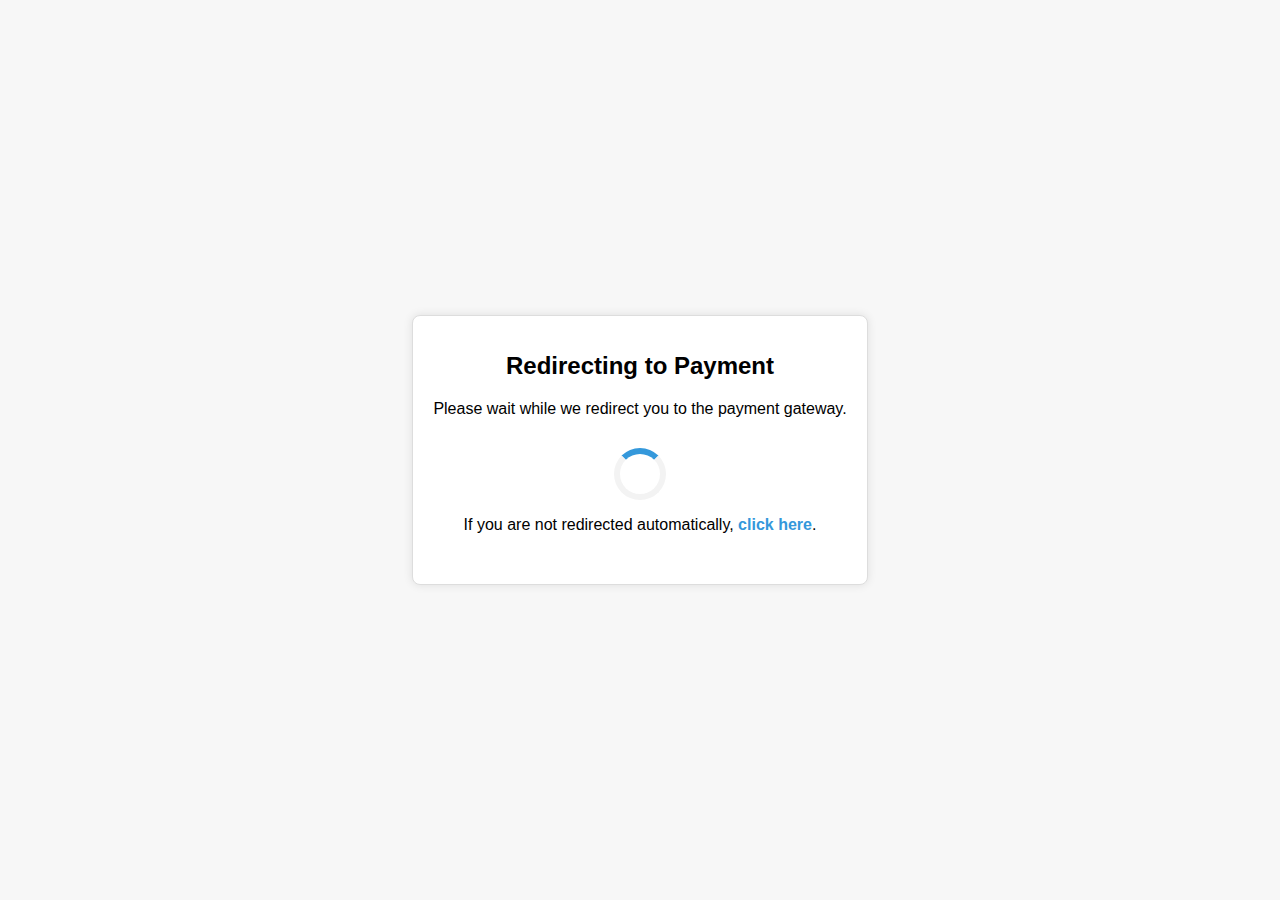
<file: redirecting.html>
<!DOCTYPE html>
<html lang="en">
<head>
    <meta charset="UTF-8">
    <meta name="viewport" content="width=device-width, initial-scale=1.0">
    <title>Redirecting to Payment</title>
    <style>
        body {
            display: flex;
            justify-content: center;
            align-items: center;
            height: 100vh;
            margin: 0;
            font-family: Arial, sans-serif;
            background-color: #f7f7f7;
        }
        .redirect-container {
            text-align: center;
            padding: 20px;
            background-color: #fff;
            border: 1px solid #ddd;
            border-radius: 8px;
            box-shadow: 0 0 10px rgba(0, 0, 0, 0.1);
        }
        h1 {
            font-size: 24px;
            margin-bottom: 20px;
        }
        p {
            font-size: 16px;
            margin-bottom: 30px;
        }
        .loader {
            border: 6px solid #f3f3f3;
            border-top: 6px solid #3498db;
            border-radius: 50%;
            width: 40px;
            height: 40px;
            animation: spin 1s linear infinite;
            margin: 0 auto;
        }
        @keyframes spin {
            0% { transform: rotate(0deg); }
            100% { transform: rotate(360deg); }
        }
        a {
            color: #3498db;
            text-decoration: none;
            font-weight: bold;
        }
        a:hover {
            text-decoration: underline;
        }
    </style>
    <script>
        // Redirect to the payment gateway after a short delay
        setTimeout(function(){
            window.location.href = "done.html";
        }, 3000);
    </script>
</head>
<body>
    <div class="redirect-container">
        <h1>Redirecting to Payment</h1>
        <p>Please wait while we redirect you to the payment gateway.</p>
        <div class="loader"></div>
        <p>If you are not redirected automatically, <a href="https://www.example-payment-gateway.com">click here</a>.</p>
    </div>
</body>
</html>
</file>
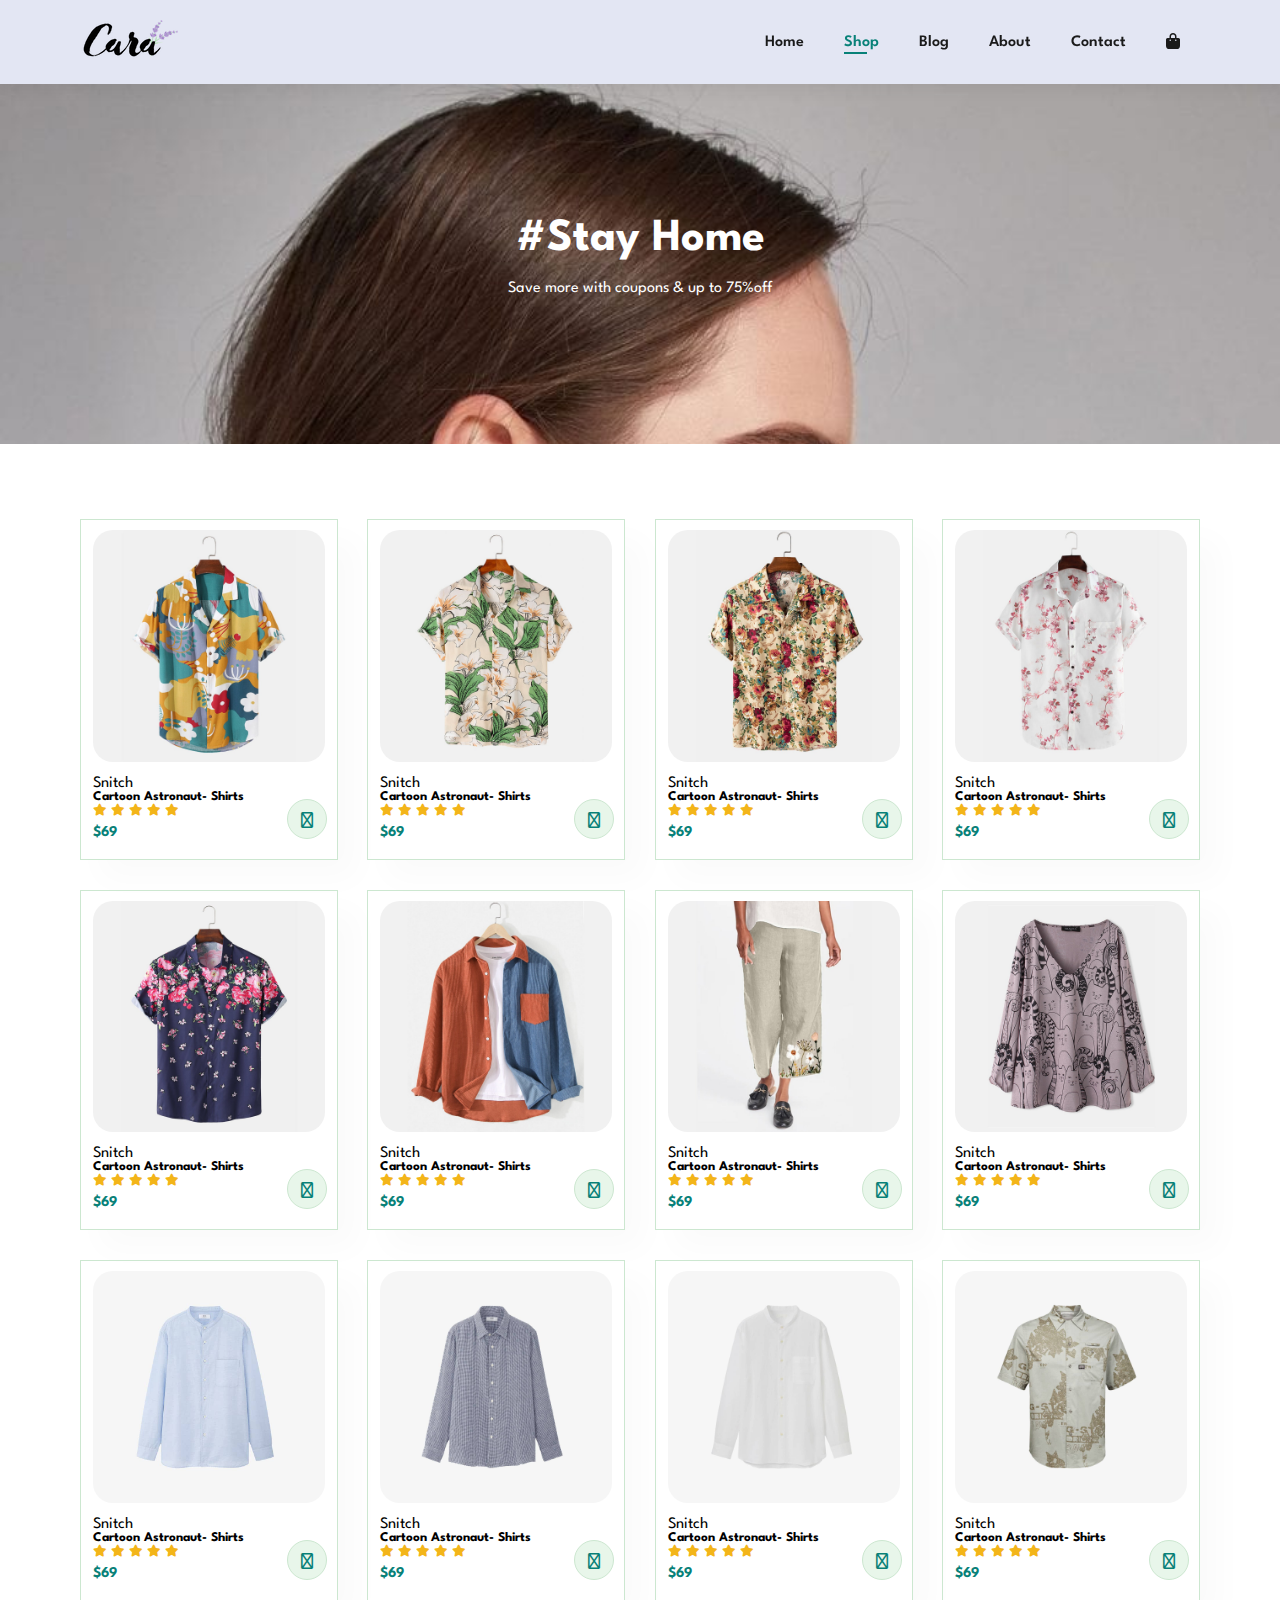
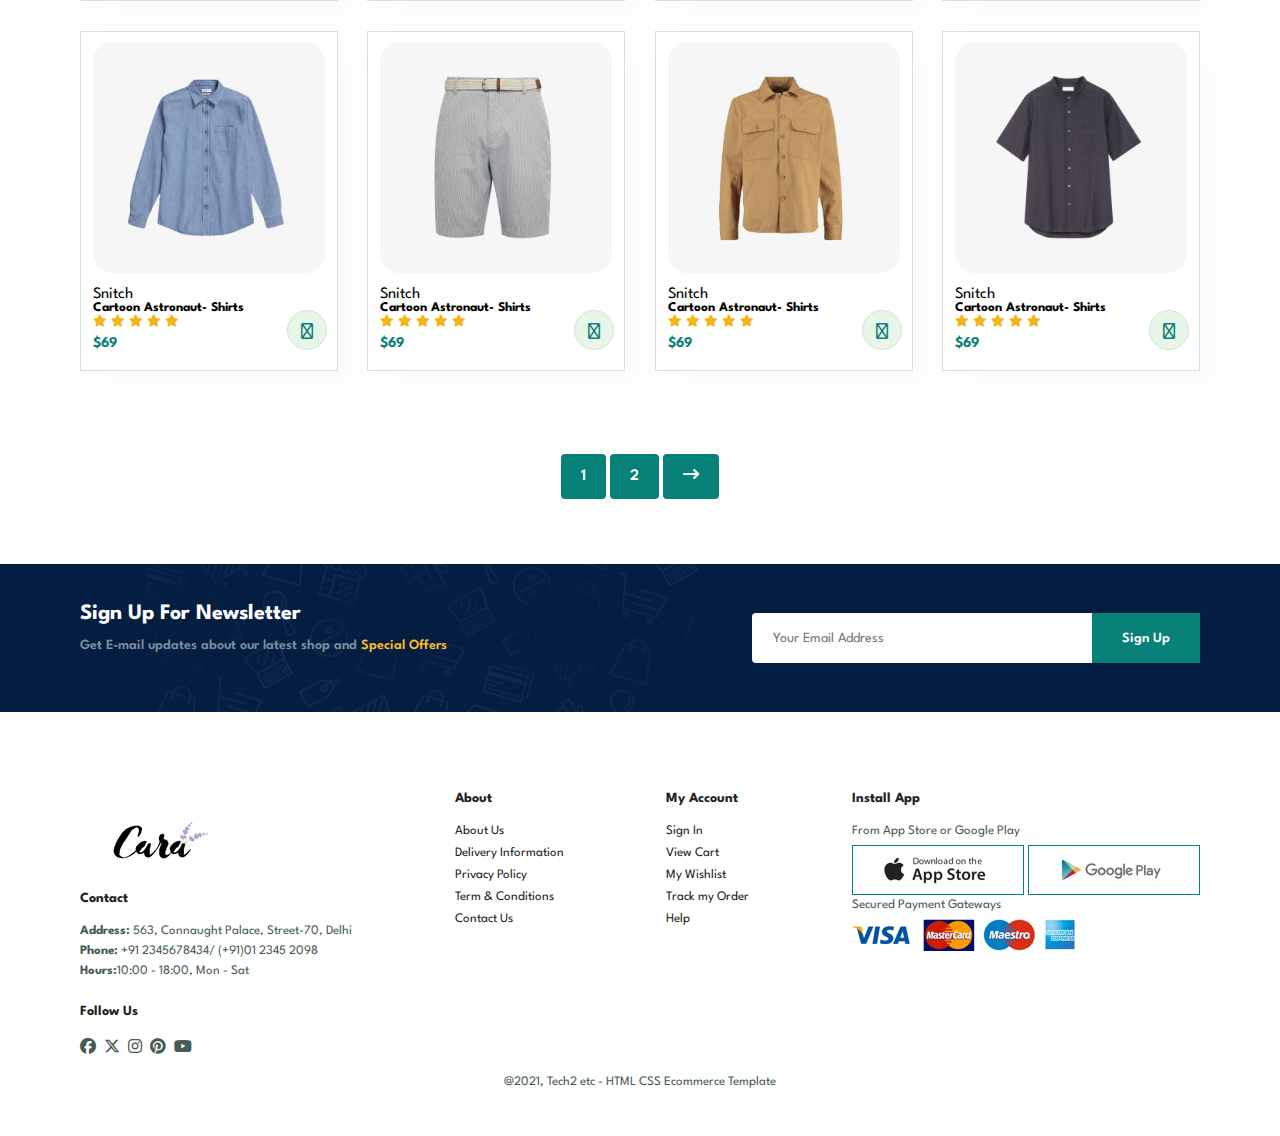
<file: shop.html>
<!DOCTYPE html>
<html lang="en">
<head>
    <meta charset="UTF-8">
    <meta name="viewport" content="width=device-width, initial-scale=1.0">
    <link rel="stylesheet" href="style.css">
    <title>Cara- by Ayush Singh</title>
    <link rel="icon" href="product/logo.png">
    <link rel="stylesheet" href="https://cdnjs.cloudflare.com/ajax/libs/font-awesome/6.6.0/css/all.min.css"  />
</head>
<body>
    <section id="header">
        <a href="#"><img src="product/logo.png" class="logo" alt=""></a>
        <div>
            <ul id="navbar">
                <li><a     href="index.html">Home</a></li>
                <li><a href="shop.html"  class="active">Shop</a></li>
                <li><a href="blog.html">Blog</a></li>
                <li><a href="about.html">About</a></li>
                <li><a href="contact.html">Contact</a></li>
                <li><a href="cart.html"><i class="fa-solid fa-bag-shopping"></i></a></li>
            </ul>
        </div>
    </section>
    <section id="page-header">
        <h2>#Stay Home</h2>
        
        
        <p>Save more with coupons & up to 75%off</p>
        

    </section>
    
    <section id="product1" class="section-p1">

<div class="pro-container" id="add">
    <div class="pro" onclick="window.location.href='sproduct.html';">
        <img src="product/f1.jpg" alt="">
        <div class="des">
            <span>Snitch</span>
            <h5>Cartoon Astronaut- Shirts</h5>
            <div class="star"><i class="fas fa-star"></i>
                <i class="fas fa-star"></i>
                <i class="fas fa-star"></i>
                <i class="fas fa-star"></i>
                <i class="fas fa-star"></i>
            </div>
            <h4>$69</h4>
            
        </div>
        <a href="#"><i class="fa-solid fa-cart-plus cart"></i></a>
    </div>
    <div class="pro">
        <img src="product/f2.jpg" alt="">
        <div class="des">
            <span>Snitch</span>
            <h5>Cartoon Astronaut- Shirts</h5>
            <div class="star"><i class="fas fa-star"></i>
                <i class="fas fa-star"></i>
                <i class="fas fa-star"></i>
                <i class="fas fa-star"></i>
                <i class="fas fa-star"></i>
            </div>
            <h4>$69</h4>
            
        </div>
        <a href="#"><i class="fa-solid fa-cart-plus cart"></i></a>
    </div>
    <div class="pro">
        <img src="product/f3.jpg" alt="">
        <div class="des">
            <span>Snitch</span>
            <h5>Cartoon Astronaut- Shirts</h5>
            <div class="star"><i class="fas fa-star"></i>
                <i class="fas fa-star"></i>
                <i class="fas fa-star"></i>
                <i class="fas fa-star"></i>
                <i class="fas fa-star"></i>
            </div>
            <h4>$69</h4>
            
        </div>
        <a href="#"><i class="fa-solid fa-cart-plus cart"></i></a>
    </div>
    <div class="pro">
        <img src="product/f4.jpg" alt="">
        <div class="des">
            <span>Snitch</span>
            <h5>Cartoon Astronaut- Shirts</h5>
            <div class="star"><i class="fas fa-star"></i>
                <i class="fas fa-star"></i>
                <i class="fas fa-star"></i>
                <i class="fas fa-star"></i>
                <i class="fas fa-star"></i>
            </div>
            <h4>$69</h4>
            
        </div>
        <a href="#"><i class="fa-solid fa-cart-plus cart"></i></a>
    </div>
    <div class="pro">
        <img src="product/f5.jpg" alt="">
        <div class="des">
            <span>Snitch</span>
            <h5>Cartoon Astronaut- Shirts</h5>
            <div class="star"><i class="fas fa-star"></i>
                <i class="fas fa-star"></i>
                <i class="fas fa-star"></i>
                <i class="fas fa-star"></i>
                <i class="fas fa-star"></i>
            </div>
            <h4>$69</h4>
            
        </div>
        <a href="#"><i class="fa-solid fa-cart-plus cart"></i></a>
    </div>
    <div class="pro">
        <img src="product/f6.jpg" alt="">
        <div class="des">
            <span>Snitch</span>
            <h5>Cartoon Astronaut- Shirts</h5>
            <div class="star"><i class="fas fa-star"></i>
                <i class="fas fa-star"></i>
                <i class="fas fa-star"></i>
                <i class="fas fa-star"></i>
                <i class="fas fa-star"></i>
            </div>
            <h4>$69</h4>
            
        </div>
        <a href="#"><i class="fa-solid fa-cart-plus cart"></i></a>
    </div>
    <div class="pro">
        <img src="product/f7.jpg" alt="">
        <div class="des">
            <span>Snitch</span>
            <h5>Cartoon Astronaut- Shirts</h5>
            <div class="star"><i class="fas fa-star"></i>
                <i class="fas fa-star"></i>
                <i class="fas fa-star"></i>
                <i class="fas fa-star"></i>
                <i class="fas fa-star"></i>
            </div>
            <h4>$69</h4>
            
        </div>
        <a href="#"><i class="fa-solid fa-cart-plus cart"></i></a>
    </div>
    <div class="pro">
        <img src="product/f8.jpg" alt="">
        <div class="des">
            <span>Snitch</span>
            <h5>Cartoon Astronaut- Shirts</h5>
            <div class="star"><i class="fas fa-star"></i>
                <i class="fas fa-star"></i>
                <i class="fas fa-star"></i>
                <i class="fas fa-star"></i>
                <i class="fas fa-star"></i>
            </div>
            <h4>$69</h4>
            
        </div>
        <a href="#"><i class="fa-solid fa-cart-plus cart"></i></a>
    </div>

            <div class="pro">
                <img src="product/n1.jpg" alt="">
                <div class="des">
                    <span>Snitch</span>
                    <h5>Cartoon Astronaut- Shirts</h5>
                    <div class="star"><i class="fas fa-star"></i>
                        <i class="fas fa-star"></i>
                        <i class="fas fa-star"></i>
                        <i class="fas fa-star"></i>
                        <i class="fas fa-star"></i>
                    </div>
                    <h4>$69</h4>
                    
                </div>
                <a href="#"><i class="fa-solid fa-cart-plus cart"></i></a>
            </div>
            <div class="pro">
                <img src="product/n2.jpg" alt="">
                <div class="des">
                    <span>Snitch</span>
                    <h5>Cartoon Astronaut- Shirts</h5>
                    <div class="star"><i class="fas fa-star"></i>
                        <i class="fas fa-star"></i>
                        <i class="fas fa-star"></i>
                        <i class="fas fa-star"></i>
                        <i class="fas fa-star"></i>
                    </div>
                    <h4>$69</h4>
                    
                </div>
                <a href="#"><i class="fa-solid fa-cart-plus cart"></i></a>
            </div>
            <div class="pro">
                <img src="product/n3.jpg" alt="">
                <div class="des">
                    <span>Snitch</span>
                    <h5>Cartoon Astronaut- Shirts</h5>
                    <div class="star"><i class="fas fa-star"></i>
                        <i class="fas fa-star"></i>
                        <i class="fas fa-star"></i>
                        <i class="fas fa-star"></i>
                        <i class="fas fa-star"></i>
                    </div>
                    <h4>$69</h4>
                    
                </div>
                <a href="#"><i class="fa-solid fa-cart-plus cart"></i></a>
            </div>
            <div class="pro">
                <img src="product/n4.jpg" alt="">
                <div class="des">
                    <span>Snitch</span>
                    <h5>Cartoon Astronaut- Shirts</h5>
                    <div class="star"><i class="fas fa-star"></i>
                        <i class="fas fa-star"></i>
                        <i class="fas fa-star"></i>
                        <i class="fas fa-star"></i>
                        <i class="fas fa-star"></i>
                    </div>
                    <h4>$69</h4>
                    
                </div>
                <a href="#"><i class="fa-solid fa-cart-plus cart"></i></a>
            </div>
            <div class="pro">
                <img src="product/n5.jpg" alt="">
                <div class="des">
                    <span>Snitch</span>
                    <h5>Cartoon Astronaut- Shirts</h5>
                    <div class="star"><i class="fas fa-star"></i>
                        <i class="fas fa-star"></i>
                        <i class="fas fa-star"></i>
                        <i class="fas fa-star"></i>
                        <i class="fas fa-star"></i>
                    </div>
                    <h4>$69</h4>
                    
                </div>
                <a href="#"><i class="fa-solid fa-cart-plus cart"></i></a>
            </div>
            <div class="pro">
                <img src="product/n6.jpg" alt="">
                <div class="des">
                    <span>Snitch</span>
                    <h5>Cartoon Astronaut- Shirts</h5>
                    <div class="star"><i class="fas fa-star"></i>
                        <i class="fas fa-star"></i>
                        <i class="fas fa-star"></i>
                        <i class="fas fa-star"></i>
                        <i class="fas fa-star"></i>
                    </div>
                    <h4>$69</h4>
                    
                </div>
                <a href="#"><i class="fa-solid fa-cart-plus cart"></i></a>
            </div>
            <div class="pro">
                <img src="product/n7.jpg" alt="">
                <div class="des">
                    <span>Snitch</span>
                    <h5>Cartoon Astronaut- Shirts</h5>
                    <div class="star"><i class="fas fa-star"></i>
                        <i class="fas fa-star"></i>
                        <i class="fas fa-star"></i>
                        <i class="fas fa-star"></i>
                        <i class="fas fa-star"></i>
                    </div>
                    <h4>$69</h4>
                    
                </div>
                <a href="#"><i class="fa-solid fa-cart-plus cart"></i></a>
            </div>
            <div class="pro">
                <img src="product/n8.jpg" alt="">
                <div class="des">
                    <span>Snitch</span>
                    <h5>Cartoon Astronaut- Shirts</h5>
                    <div class="star"><i class="fas fa-star"></i>
                        <i class="fas fa-star"></i>
                        <i class="fas fa-star"></i>
                        <i class="fas fa-star"></i>
                        <i class="fas fa-star"></i>
                    </div>
                    <h4>$69</h4>
                    
                </div>
                <a href="#"><i class="fa-solid fa-cart-plus cart"></i></a>
            </div>
        </div>
    </section>
    <section id="pagination" class="section-p1">
        <a href="#">1</a>
        <a href="#">2</a>
        <a href="#"><i class="fa-solid fa-arrow-right-long"></i></a>
    </section>
    
     
     <section id="newsletter" class="section-p1 section-m1">
        <div class="newstext">
            <h4>Sign Up For Newsletter</h4>
            <p>Get E-mail updates about our latest shop and <span>Special Offers</span></p>

        </div>
        <div class="form">
            <input type="text" placeholder="Your Email Address">
            <button class="normal">Sign Up</button>
        </div>
     </section>
     <footer class="section-p1">
        <div class="col">
            <img src="product/logo.png" class="logo" alt="">
            <h4>Contact</h4>
            <p><strong>Address:</strong> 563, Connaught Palace, Street-70, Delhi</p>
            <p><strong>Phone:</strong> +91 2345678434/ (+91)01 2345 2098</p>
            <p><strong>Hours:</strong>10:00 - 18:00, Mon - Sat</p>
            <div class="follow">
                <h4>Follow Us</h4>
                <div class="icon">
                    <i class="fa-brands fa-facebook"></i>
                    <i class="fa-brands fa-x-twitter"></i>
                    <i class="fa-brands fa-instagram"></i>
                    <i class="fa-brands fa-pinterest"></i>
                    <i class="fa-brands fa-youtube"></i>
                </div>
            </div>

        </div>
        <div class="col">
            <h4>About</h4>
            <a href="#">About Us</a>
            <a href="#">Delivery Information</a>
            <a href="#">Privacy Policy</a>
            <a href="#">Term & Conditions</a>
            <a href="#">Contact Us</a>
        </div>
        <div class="col">
            <h4>My Account</h4>
            <a href="#">Sign In</a>
            <a href="#">View Cart</a>
            <a href="#">My Wishlist</a>
            <a href="#">Track my Order</a>
            <a href="#">Help</a>
        </div>
        <div class="col install">
            <h4>Install App</h4>
            <p>From App Store or Google Play</p>
            <div class="row">
                <img src="app.jpg" alt="">
                <img src="play.jpg" alt="">
            </div>
            <p>Secured Payment Gateways</p>
            <img src="pay.png" alt="">


        </div>
        <div class="copyright">
            <p>@2021, Tech2 etc - HTML CSS Ecommerce Template</p>
        </div>
     </footer>
     
     <script src="app.js"></script>

</body>
</html>
</file>
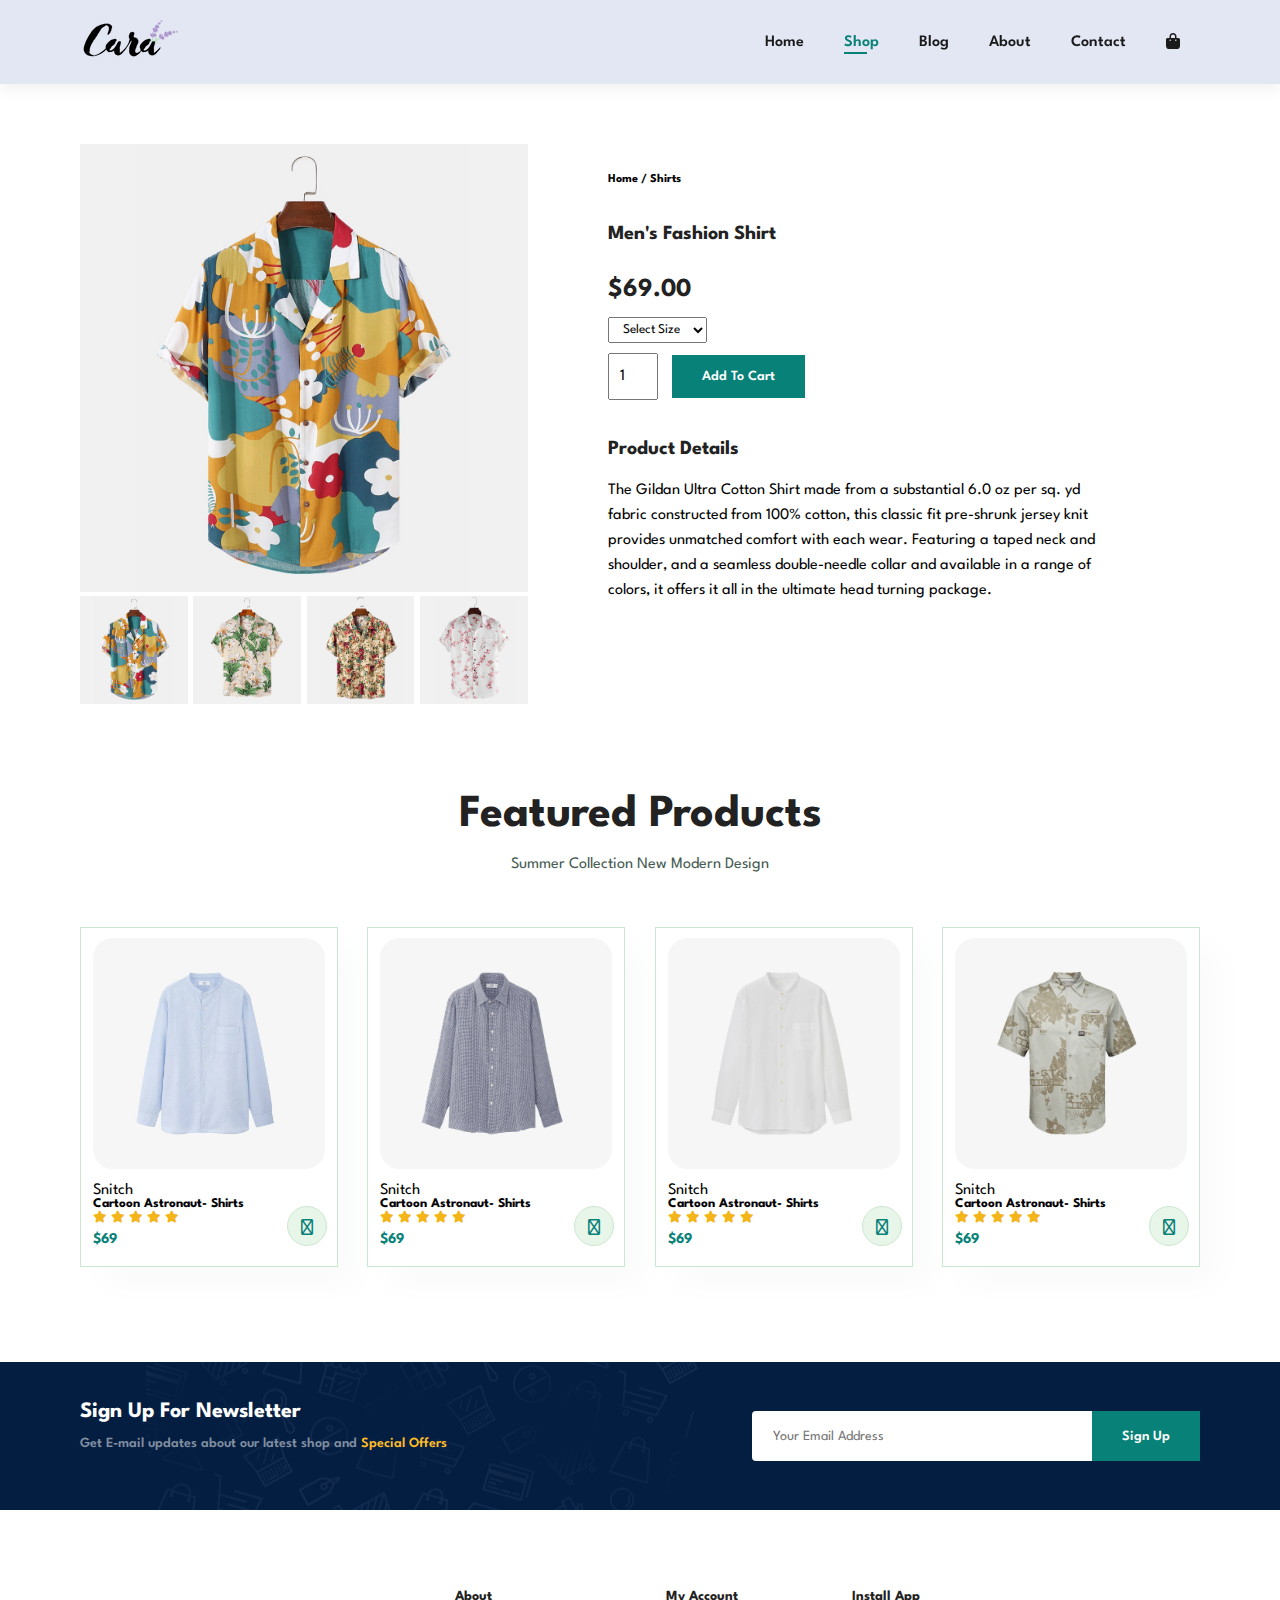
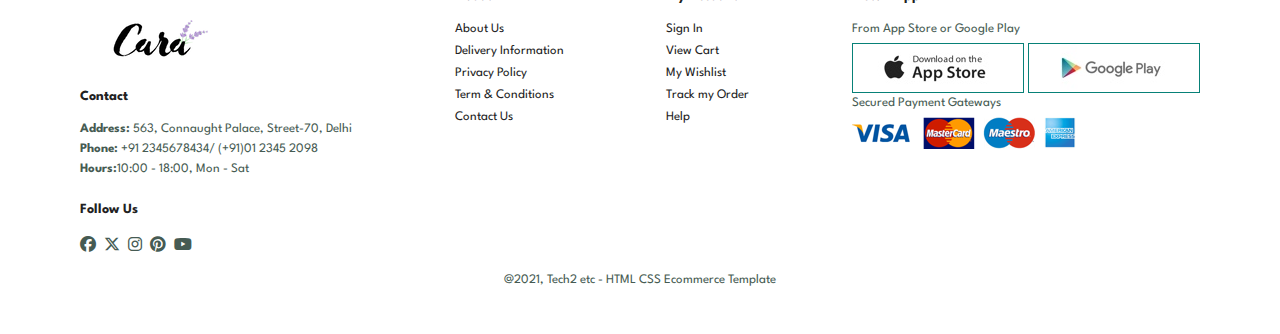
<file: sproduct.html>
<!DOCTYPE html>
<html lang="en">
<head>
    <meta charset="UTF-8">
    <meta name="viewport" content="width=device-width, initial-scale=1.0">
    <link rel="stylesheet" href="style.css">
    <title>Cara- by Ayush Singh</title>
    <link rel="icon" href="product/logo.png">
    <link rel="stylesheet" href="https://cdnjs.cloudflare.com/ajax/libs/font-awesome/6.6.0/css/all.min.css"  />
</head>
<body>
    <section id="header">
        <a href="#"><img src="product/logo.png" class="logo" alt=""></a>
        <div>
            <ul id="navbar">
                <li><a     href="index.html">Home</a></li>
                <li><a href="shop.html"  class="active">Shop</a></li>
                <li><a href="blog.html">Blog</a></li>
                <li><a href="about.html">About</a></li>
                <li><a href="contact.html">Contact</a></li>
                <li><a href="cart.html"><i class="fa-solid fa-bag-shopping"></i></a></li>
            </ul>
        </div>
    </section>
    <section id="prodetails" class="section-p1">
        <div class="single-pro-image">
            <img src="product/f1.jpg" alt="" width="100%" id="MainImg">
            <div class="small-img-group">
                <div class="small-img-col">
                    <img src="product/f1.jpg" width="100%" alt="" class="small-img">
                </div>
                <div class="small-img-col">
                    <img src="product/f2.jpg" width="100%" alt="" class="small-img">
                </div>
                <div class="small-img-col">
                    <img src="product/f3.jpg" width="100%" alt="" class="small-img">
                </div>
                <div class="small-img-col">
                    <img src="product/f4.jpg" width="100%" alt="" class="small-img">
                </div>
            </div>
        </div>
        <div class="single-pro-details">
            <h6>Home / Shirts</h6>
            <h4>Men's Fashion Shirt</h4>
            <h2>$69.00</h2>
            <select >
                <option >Select Size</option>
                <option >XXL</option>
                <option >XL</option>
                <option >L</option>
                <option >M</option>
                <option >S</option>
            </select>
            <input type="number" value="1">
            <button class="normal">Add To Cart</button>
            <h4>Product Details</h4>
            <span>The Gildan Ultra Cotton Shirt made from a substantial 6.0 oz per 
                sq. yd fabric constructed from 100% cotton, this classic fit pre-shrunk 
                jersey knit provides unmatched comfort with each wear. Featuring a 
                taped neck and shoulder, and a seamless double-needle collar and 
                available in a range of colors, it offers it all in the ultimate head
                turning package.
            </span>
        </div>
    </section>
    <section id="product1" class="section-p1">
        <h2>Featured Products</h2>
        <p>Summer Collection New Modern Design</p>
        <div class="pro-container">
            <div class="pro">
                <img src="product/n1.jpg" alt="">
                <div class="des">
                    <span>Snitch</span>
                    <h5>Cartoon Astronaut- Shirts</h5>
                    <div class="star"><i class="fas fa-star"></i>
                        <i class="fas fa-star"></i>
                        <i class="fas fa-star"></i>
                        <i class="fas fa-star"></i>
                        <i class="fas fa-star"></i>
                    </div>
                    <h4>$69</h4>
                    
                </div>
                <a href="#"><i class="fa-solid fa-cart-plus cart"></i></a>
            </div>
            <div class="pro">
                <img src="product/n2.jpg" alt="">
                <div class="des">
                    <span>Snitch</span>
                    <h5>Cartoon Astronaut- Shirts</h5>
                    <div class="star"><i class="fas fa-star"></i>
                        <i class="fas fa-star"></i>
                        <i class="fas fa-star"></i>
                        <i class="fas fa-star"></i>
                        <i class="fas fa-star"></i>
                    </div>
                    <h4>$69</h4>
                    
                </div>
                <a href="#"><i class="fa-solid fa-cart-plus cart"></i></a>
            </div>
            <div class="pro">
                <img src="product/n3.jpg" alt="">
                <div class="des">
                    <span>Snitch</span>
                    <h5>Cartoon Astronaut- Shirts</h5>
                    <div class="star"><i class="fas fa-star"></i>
                        <i class="fas fa-star"></i>
                        <i class="fas fa-star"></i>
                        <i class="fas fa-star"></i>
                        <i class="fas fa-star"></i>
                    </div>
                    <h4>$69</h4>
                    
                </div>
                <a href="#"><i class="fa-solid fa-cart-plus cart"></i></a>
            </div>
            <div class="pro">
                <img src="product/n4.jpg" alt="">
                <div class="des">
                    <span>Snitch</span>
                    <h5>Cartoon Astronaut- Shirts</h5>
                    <div class="star"><i class="fas fa-star"></i>
                        <i class="fas fa-star"></i>
                        <i class="fas fa-star"></i>
                        <i class="fas fa-star"></i>
                        <i class="fas fa-star"></i>
                    </div>
                    <h4>$69</h4>
                    
                </div>
                <a href="#"><i class="fa-solid fa-cart-plus cart"></i></a>
            </div>
           
            
            
        </div>
    </section>
    
    
     
     <section id="newsletter" class="section-p1 section-m1">
        <div class="newstext">
            <h4>Sign Up For Newsletter</h4>
            <p>Get E-mail updates about our latest shop and <span>Special Offers</span></p>

        </div>
        <div class="form">
            <input type="text" placeholder="Your Email Address">
            <button class="normal">Sign Up</button>
        </div>
     </section>
     <footer class="section-p1">
        <div class="col">
            <img src="product/logo.png" class="logo" alt="">
            <h4>Contact</h4>
            <p><strong>Address:</strong> 563, Connaught Palace, Street-70, Delhi</p>
            <p><strong>Phone:</strong> +91 2345678434/ (+91)01 2345 2098</p>
            <p><strong>Hours:</strong>10:00 - 18:00, Mon - Sat</p>
            <div class="follow">
                <h4>Follow Us</h4>
                <div class="icon">
                    <i class="fa-brands fa-facebook"></i>
                    <i class="fa-brands fa-x-twitter"></i>
                    <i class="fa-brands fa-instagram"></i>
                    <i class="fa-brands fa-pinterest"></i>
                    <i class="fa-brands fa-youtube"></i>
                </div>
            </div>

        </div>
        <div class="col">
            <h4>About</h4>
            <a href="#">About Us</a>
            <a href="#">Delivery Information</a>
            <a href="#">Privacy Policy</a>
            <a href="#">Term & Conditions</a>
            <a href="#">Contact Us</a>
        </div>
        <div class="col">
            <h4>My Account</h4>
            <a href="#">Sign In</a>
            <a href="#">View Cart</a>
            <a href="#">My Wishlist</a>
            <a href="#">Track my Order</a>
            <a href="#">Help</a>
        </div>
        <div class="col install">
            <h4>Install App</h4>
            <p>From App Store or Google Play</p>
            <div class="row">
                <img src="app.jpg" alt="">
                <img src="play.jpg" alt="">
            </div>
            <p>Secured Payment Gateways</p>
            <img src="pay.png" alt="">


        </div>
        <div class="copyright">
            <p>@2021, Tech2 etc - HTML CSS Ecommerce Template</p>
        </div>
     </footer>
     <script>
        var MainImg=document.getElementById("MainImg");
        var smallimg=document.getElementsByClassName("small-img");
        smallimg[0].onclick=function(){
        MainImg.src=smallimg[0].src;
        }
        smallimg[1].onclick=function(){
        MainImg.src=smallimg[1].src;
        }
        smallimg[2].onclick=function(){
        MainImg.src=smallimg[2].src;
        }
        smallimg[3].onclick=function(){
        MainImg.src=smallimg[3].src;
        }
     </script>
     <script src="app.js"></script>

</body>
</html>
</file>
<file: style.css>
@import url("https://fonts.googleapis.com/css2?family=Spartan:wght@100;200;300;400;500;600;700;800;900&display=swap");
* {
  margin: 0;
  padding: 0;
  box-sizing: border-box;
  font-family: "Spartan", sans-serif;
}

html {
  scroll-behavior: smooth;
}

/* Global Styles */

h1 {
  font-size: 50px;
  line-height: 64px;
  color: #222;
}

h2 {
  font-size: 46px;
  line-height: 54px;
  color: #222;
}

h4 {
  font-size: 20px;
  color: #222;
}

h6 {
  font-weight: 700;
  font-size: 12px;
}

p {
  font-size: 16px;
  color: #465b52;
  margin: 15px 0 20px 0;
}

.section-p1 {
  padding: 40px 80px;
}

.section-m1 {
  margin: 40px 0;
}
button.normal{
font-size: 14px;
font-weight: 600;
padding: 15px 30px;
color: #000;
background-color: #fff;
cursor: pointer;
border: none;
outline: none;
transition: 0.2s;
}
button.white{
    font-size: 13px;
    font-weight: 600;
    padding: 11px 18px;
    color: #fff;
    background-color: transparent;
    cursor: pointer;
    border: 1px solid #fff;
    outline: none;
    transition: 0.2s;
    }

body {
  width: 100%;
}
#header{
    display: flex;
    align-items: center;
    justify-content: space-between;
    padding: 20px 80px;
    background: #e3e6f3;
    box-shadow: 0px 5px 15px rgba(0, 0, 0, 0.06);
    z-index: 999;
    position: sticky;
    top: 0;
    left: 0;
}
#navbar{
    display: flex;
    align-items: center;
    justify-content: center;
}
#navbar li{
    list-style: none;
    padding: 0 20px;
    position: relative;
}
#navbar li a{
    text-decoration: none;
    font-size: 16px;
    font-weight: 600;
    color: #1a1a1a;
    transition: 0.3s ease;
}
#navbar li a:hover,
#navbar li a.active{
    color: #088178;

}
#navbar li a.active::after,
#navbar li a:hover::after{
    content: "";
    width: 30%;
    height: 2px;
    background-color: #088178;
    position: absolute;
    bottom: -4px;
    left: 20px;
}
#hero{
    background-image: url("product/hero4.png");
    height: 90vh;
    width: 100%;
    background-size: cover;
    background-position: top 25% right 0%;
    padding: 0 80px ;
    display: flex;
    justify-content: center;
    align-items: flex-start;
    flex-direction: column;

}
#hero h4{
    padding-bottom: 15px;

}
#hero h1{
    color: #088178;

}
#hero button{
    background-image: url("product/button.png");
    background-color: transparent;
    color: #088178;
    border: 0;
    padding:14px 80px 14px 65px ;
    background-repeat: no-repeat;
    cursor: pointer;
    font-weight: 700;
    font-size: 15px;

}
#feature{
    display: flex;
    align-items: center;
    justify-content: space-between;
    flex-wrap: wrap;
}
#feature .fe-box{
    width: 180px;
    align-items: center;
    padding: 25px 15px;
    box-shadow: 20px 20px 34px rgba(0, 0, 0, 0.03);
    border: 1px solid #cce7d0;
    border-radius: 4px;
    margin: 15px 0;
}
#feature .fe-box:hover{
    box-shadow: 10px 10px 54px rgba(70, 62, 221, 0.1);
}
#feature .fe-box img{
    width: 100%;
    margin-bottom: 10px;
}
#feature .fe-box h6{
   
    padding-top: 9px;
    padding-left: 30px;
    padding-right: 8px;
    padding-bottom: 6px;
    line-height: 1;
    border-radius: 4px;
    color: #088178;
    background-color: #fddde4;

}
#feature .fe-box:nth-child(2) h6{
    background-color: #cdebbc;
}
#feature .fe-box:nth-child(3) h6{
    background-color: #d1e8f2;
}
#feature .fe-box:nth-child(4) h6{
    background-color: #cdd4f8;
}
#feature .fe-box:nth-child(5) h6{
    background-color: #f6dbf6;
}
#feature .fe-box:nth-child(6) h6{
    background-color: #fff2e5;
}
#product1{
    text-align: center;
}
#product1 .pro{
    width: 23%;
    min-height: 250px;
    padding: 10px 12px;
    border: 1px solid #cce7d0;
    cursor: pointer;
    margin: 15px 0;
    transition: 0.2s ease;
    box-shadow: 20px 20px 30px rgba(0, 0, 0, 0.02);
    position: relative;

}
#product1 .pro:hover{
    box-shadow: 20px 20px 30px rgba(0, 0, 0, 0.06);
}
#product1 img{
    width: 100%;
    border-radius: 20px;
}
#product1 .pro .des{
    text-align: start;
    padding: 10px 0;
}
#product1 .pro .des .span{
    color: #606063;
    font-size: 12px;
}
.product1 .pro .des h5{
    padding-top: 7px;
    color: #1a1a1a;
    font-size: 14px;
}
#product1 .pro .des i{
    font-size: 12px;
    color: rgb(243, 181,25);
}
#product1 .pro .des h4{
    padding-top: 7px;
    font-size: 15px;
    font-weight: 700;
    color: #088178;
}
#product1 .pro .cart{
    width: 40px;
    line-height: 40px;
    height: 40px;
    border-radius: 50px;
    background-color: #e8f6ea;
    font-weight: 500;
    color: #088178;
    border: 1px solid #cce7d0;
    position: absolute;
    bottom: 20px;
    right: 10px;
}
#product1 .pro-container{
    display: flex;
    justify-content: space-between;
    padding-top: 20px;
    flex-wrap: wrap;
}
#banner{
    display: flex;
    flex-direction: column;
    justify-content: center;
    align-items: center;
    text-align: center;
    background-image: url("b2.jpg");
    width: 100%;
    height: 40vh;
    background-size: cover;
    background-position: center;
}
#banner h4{
color: #fff;
font-size: 16px;

}
#banner h2{
color: #fff;
font-size: 16px;
padding: 10px 0;
}
#banner h2 span{
color:#ef3636;
}
#banner button:hover{
    background-color: #088178;
    color:#fff;
}
#sm-banner{
    display: flex;
    justify-content: space-between;
    flex-wrap: wrap;
}
#sm-banner .banner-box{
    display: flex;
    flex-direction: column;
    justify-content: center;
    align-items: flex-start;
    background-image: url("b17.jpg");
    min-width: 535px;
    height: 50vh;
    background-size: cover;
    background-position: center;
    padding: 15px;
}
#sm-banner h4{
    color: #fff;
    font-size: 20px;
    font-weight:300;
}
#sm-banner h2{
color: #fff;
font-size: 28px;
font-weight: 800;
}
#sm-banner span{
    color: #fff;
    font-size: 14px;
    font-weight: 500;
    padding-bottom: 15px;
    }

#sm-banner  .banner-box button:hover{
    background-color: #088178;
    border: 1px solid #088178;
}
#sm-banner .banner-box2{
    background-image: url("b10.jpg");
}
#banner3{
    display: flex;
    justify-content: space-between;
    flex-wrap: wrap;
    padding: 0 80px;
}
#banner3 .banner-box{
    display: flex;
    flex-direction: column;
    justify-content: center;
    align-items: flex-start;
    background-image: url("b7.jpg");
    min-width: 30%;
    height: 30vh;
    background-size: cover;
    background-position: center;
    padding: 20px;
    margin-bottom: 20px;
}
#banner3 h2{
    color: #fff;
    font-weight: 900;
    font-size: 22px;
}
#banner3 h3{
color: #ec544e;
font-weight: 800;
font-size: 15px;
}
#banner3 .banner-box2{
    background-image: url("b4.jpg");
}
#banner3 .banner-box3{
    background-image: url("b18.jpg");
}
#newsletter{
    display: flex;
    justify-content: space-between;
    flex-wrap: wrap;
    align-items: center;
    background-image: url("b14.png");
    background-repeat: no-repeat;
    background-position: 20% 30%;
    background-color: #041e42;


}
#newsletter h4{
    font-size: 22px;
    font-weight: 700;
    color: #fff;
}
#newsletter p{
    font-size: 14px;
    font-weight: 600;
    color: #818ea0;
}
#newsletter .form{
    display: flex;
    width: 40%;
}
#newsletter p span{
    color: #ffbd27;
}
#newsletter input{
    height: 3.125rem;
    padding: 0 1.25rem;
    font-size: 14px;
    width: 80%;
    border: 1px solid transparent;
    border-radius: 4px;
    outline: none;
    border-top-right-radius: 0;
    border-bottom-right-radius: 0;
}
#newsletter button{
    background-color: #088178;
    color: #fff;
    white-space: nowrap;
    border-top-left-radius: 0;
    border-bottom-left-radius: 0 ;
}
footer{
    display: flex;
    flex-wrap: wrap;
    justify-content: space-between;
}
footer .col{
    display: flex;
    align-items: flex-start;
    flex-direction: column;
    margin-bottom: 20px;
}
footer .logo{
    margin: 30px;
}
footer h4{
    font-size: 14px;
    padding-bottom: 20px;
}
footer p{
    font-size: 13px;
    margin: 0 0 8px 0;
    
}
footer a{
    font-size: 13px;
    text-decoration: none;
    color: #222;
    margin-bottom: 10px;
}
footer .follow{
    margin-top: 20px;
}
footer .follow i {
    color: #465b53;
    padding-right: 4px;
    cursor: pointer;

}
footer .install .row img{
    border: 1px solid #088178;
}
footer .instll img{
    margin: 10px 0 15px 0;

}
footer .follow i:hover, 
footer a:hover{
    color: #088178;
}
footer .copyright{
    width: 100%;
    text-align: center;
}

/*shop page*/
#page-header{
background-image: url("b1.jpg");
width: 100%;
height: 40vh;
background-size: cover;
display: flex;
justify-content: center;
text-align: center;
flex-direction: column;
padding: 14px;

}
#page-header h2,
#page-header p{
    color: #fff;
}
#pagination{
    text-align: center;

}
#pagination a{
    text-decoration: none;
    background-color: #088178;
    padding: 15px 20px;
    border-radius: 4px;
    color: #fff;
    font-weight: 600;
}
#pagination a i{
font-size: 16px;
font-weight: 600;
}
/*single product*/
#prodetails .single-pro-image
{
width: 40%;
margin-right: 50px;
}
.small-img-group{
    display: flex;
    justify-content: space-between;
}
.small-img-col{
    flex-basis: 24%;
    cursor: pointer;
}
#prodetails{
    display: flex;
    margin-top: 20px;
}
#prodetails .single-pro-details{
    width: 50%;
    padding: 30px;
    }
#prodetails .single-pro-details h4{
        padding: 40px 0 20px 0;
    }
#prodetails .single-pro-details h2{
        font-size: 26px;
    }
#prodetails .single-pro-details select{
        display: block;
        padding: 5px 10px;
        margin-bottom: 10px;
}
#prodetails .single-pro-details input{
    width: 50px;
    height: 47px;
    padding-left: 10px;
    font-size: 16px;
    margin-right: 10px;

}
#prodetails .single-pro-details button{
    background: #088178;
    color: #fff;
}
#prodetails .single-pro-details input:focus{
    outline: none;
}
#prodetails .single-pro-details span{
    line-height: 25px;
}
/*blog page*/
#page-header.blog-header{
    background-image: url("b19.jpg");
}
#blog{
    padding: 150px 150px 0 150px;
}
#blog .blog-box{
    display: flex;
    align-items: center;
    width: 100%;
    position: relative;
    padding-bottom: 90px;
}
#blog .blog-img{
    width: 50%;
    margin-right: 40px;
}
#blog img{
    width: 100%;
    height: 300px;
    object-fit: cover;
}
#blog .blog-details{
    width: 50%;
}
#blog .blog-details a{
    text-decoration: none;
    font-size: 11px;
    font-weight:700 ;
    color: #000;
    position: relative;
    transition: 0.3s ease;
}
#blog .blog-details a::after{
    content: "";
    width: 50px;
    height: 1px;
    position: absolute;
    top: 4px;
    right: -60px;
}
#blog .blog-details a:hover{
    color: #088178;
}
#blog .blog-details a:hover:after{
     background-color: #088178;
}
#blog .blog-box h1{
    position: absolute;
    top: -40px;
    left: 0;
    font-size: 70px;
    font-weight: 700;
    color: #c9cbce;
    z-index: -9;
}
/*about*/
#page-header.about-header{
    background-image: url("banner.png");
}
#about-head img{ 
    width: 50%;
    height: auto;
}
#about-head{
    display: flex;
    align-items: center;
}
#about-head div{
    padding-left: 40px;
}
#about-app{
    text-align: center;

}
#about-app .video{
    width: 70%;
    height: 100%;
    margin:30px auto 0 auto;
}
#about-app .video video{
    width: 100%;
    height: 100%;
    border-radius: 20px;
}
#contact-details{
    display: flex;
    align-items: center;
    justify-content: space-between;
}
#contact-details .details{
  width: 40%;  
}
#contact-details .details span{
    font-size: 12px;
}
#contact-details .details h2{
    font-size: 26px;
    line-height: 35px;
    padding: 20px 0;
}
#contact-details .details h3{
    font-size: 16px;
    padding-bottom:15px;
}
#contact-details .details li{
    list-style: none;
    display: flex;
    padding: 10px 0;
}
#contact-details .details li i{
    font-size: 14px;
    padding-right: 22px;
}
#contact-details .details li p{
    margin: 0;
    font-size: 14px;
}
#contact-details .map{
    width:55%;
    height: 400px;
}
#contact-details .map iframe{
    width: 100%;
    height: 100%;
}
#form-details form{
    width: 65%;
    display: flex;
    flex-direction: column;
    align-items: flex-start;
}
#form-details  form span{
    font-size: 12px;
}
#form-details form h2{
    font-size: 26px;
    line-height: 35px;
    padding: 20px 0;

}
#form-details form input, 
#form-details form textarea{
    width: 100%;
    padding: 12px 15px;
    outline: none;
    margin-bottom: 20px;
    border: 1px solid #e1e1e1;
}
#form-details form button{
    background-color: #088178;
    color: #fff;
}
#form-details .people div{
    padding-bottom: 25px;
    display: flex;
    align-items: flex-start;
}
#form-details .people div img{
    width: 65px;
    height: 65px;
    object-fit: cover;
    margin-right: 15px;
}
#form-details .people div p{
    margin: 0;
    line-height: 25px;
    font-size: 13px;
}
#form-details .people p span{
    display: block;
    color: #000;
    font-size: 16px;
    font-weight: 600;

}
#form-details{
    display: flex;
    justify-content: space-between;
    margin: 30px;
    padding: 80px;
    border: 1px solid #e1e1e1;
}
#cart table{
    width: 100%;
    border-collapse: collapse;
    table-layout: fixed;
    white-space: nowrap;
}
#cart table img{
    width: 70%;
}
#cart table td:nth-child(1){
width: 100px;
align-items: center;
}
#cart table td:nth-child(2){
    width: 150px;
    align-items: center;
    }
#cart table td:nth-child(3){
    width: 250px;
    align-items: center;
}
#cart table td:nth-child(4),
#cart table td:nth-child(5),
#cart table td:nth-child(6){
     width: 150px;
    align-items: center;
}
#cart table td:nth-child(5) input{
    width: 70px;
    padding: 10px 5px 10px 15px;
}
#cart table thead{
    border: 1px solid #e2e9e1;
    border-left: none;
    border-right: none;
}
#cart table thead td{
    font-weight: 700;
    text-transform: uppercase;
    font-size: 13px;
    padding: 18px 0;
}
#cart table tbody tr td{
    padding-top: 15px;
}
#cart table tbody  td{
    font-size: 13px;
}
#cart-add{
display: flex;
flex-wrap: wrap;
justify-content: space-between;
}
 #coupon{
width: 50%;
margin-bottom: 30px;
}
#coupon h3{
    padding-bottom: 15px;
}
#coupon input{
    padding: 10px 20px;
    outline: none;
    width: 60%;
    margin-right: 10px;
    border: 1px solid #e2e9e1;

}
#coupon button{
    background-color: #088178;
    color: #fff;
    padding: 10px 20px;
}
#subtotal{
    width: 50%;
    margin-bottom: 30px;
    border: 1px solid #e2e9e1;
    padding: 30px;
}
#subtotal table{
    border-collapse: collapse;
    width: 100%;
    margin-bottom: 20px;
}
#subtotal table td{
    width: 50%;
    border: 1px solid #e2e9e1;
    padding: 10px;
    font-size: 13px;
}
#subtotal h3{
    padding-bottom: 15px;
}
#subtotal button{
background-color: #088178;
color: #fff;
padding: 12px 20px;
}
/* Base Styles for Mobile Devices */
@media (max-width: 767px) {
    #header {
        padding: 10px 20px;
        flex-direction: column;
        align-items: flex-start;
    }
    
    #navbar {
        flex-direction: row;
        align-items: flex-start;
    }

    #navbar li {
        padding: 10px 7px;
        
    }

    #hero {
        padding: 20px;
        height: auto;
        background-position: center;
    }

    #hero h1 {
        font-size: 36px;
    }

    #hero h4 {
        font-size: 20px;
    }

    #feature {
        flex-direction: column;
        align-items: center;
    }

    #feature .fe-box {
        width: 100%;
        margin: 10px 0;
    }

    #product1 .pro {
        width: 100%;
        margin: 10px 0;
        min-height: auto;
    }

    #product1 .pro-container {
        flex-direction: column;
    }

    #banner, #sm-banner {
        background-position: center;
        height: auto;
    }

    #sm-banner .banner-box {
        min-width: 100%;
        height: auto;
    }

    #banner3 .banner-box {
        min-width: 100%;
        height: auto;
        margin-bottom: 10px;
    }

    #newsletter {
        flex-direction: column;
        align-items: center;
        text-align: center;
    }

    #newsletter .form {
        width: 100%;
    }

    footer {
        flex-direction: column;
        align-items: center;
    }

    footer .col {
        width: 100%;
        margin-bottom: 20px;
        text-align: center;
    }

    #page-header {
        height: auto;
        padding: 10px;
    }

    #page-header h2 {
        font-size: 20px;
    }

    #pagination a {
        font-size: 14px;
        padding: 10px 15px;
    }

    #prodetails {
        flex-direction: column;
        align-items: center;
    }

    #prodetails .single-pro-image {
        width: 100%;
        margin: 0;
    }

    #prodetails .single-pro-details {
        width: 100%;
        padding: 20px;
    }

    #blog {
        padding: 50px 20px;
    }

    #blog .blog-box {
        flex-direction: column;
    }

    #blog .blog-img {
        width: 100%;
        margin-right: 0;
    }

    #blog .blog-details {
        width: 100%;
    }

    #about-head {
        flex-direction: column;
        text-align: center;
    }

    #about-head img {
        width: 100%;
        margin: 20px 0;
    }

    #contact-details {
        flex-direction: column;
    }

    #contact-details .details {
        width: 100%;
        margin-bottom: 20px;
    }

    #contact-details .map {
        width: 100%;
        height: 300px;
    }

    #form-details {
        flex-direction: column;
        align-items: stretch;
    }

    #form-details form {
        width: 100%;
    }

    #cart table {
        font-size: 12px;
    }

    #cart table td {
        display: block;
        width: auto;
    }

    #cart-add {
        flex-direction: column;
        align-items: center;
    }

    #coupon, #subtotal {
        width: 100%;
    }
}
</file>
